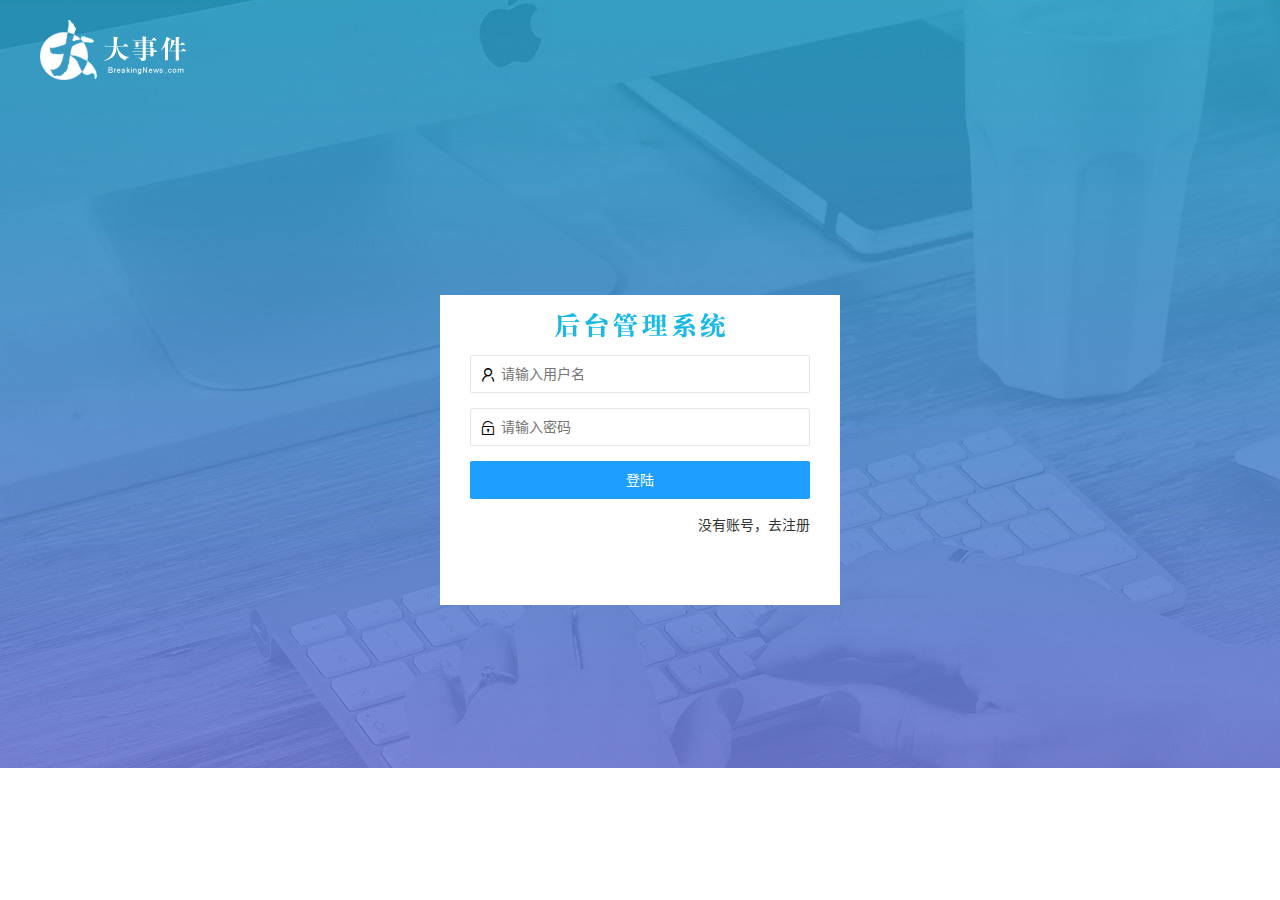
<file: index.html>
<!-- 根据token来判断(不登陆，没有token，则不能进入首页，跳转到login) -->
<script>
    if (!localStorage.getItem('token')) {
        location.href = '/login.html'
    }
</script>

<!DOCTYPE html>
<html lang="zh-CN">

<head>
    <meta charset="UTF-8">
    <meta name="viewport" content="width=device-width, initial-scale=1.0">
    <title>后台首页</title>
    <link rel="stylesheet" href="/assets/lib/layui/css/layui.css">
    <link rel="stylesheet" href="/assets/css/index.css">
    <script src="/assets/lib/jquery.js"></script>

    <script src="/assets/js/common.js"></script>
    <script src="/assets/js/index.js"></script>
</head>

<body class="layui-layout-body">
    <div class="layui-layout layui-layout-admin">
        <div class="layui-header">
            <div class="layui-logo">
                <img src="/assets/images/logo.png" alt="">
            </div>
            <!-- 头部区域（可配合layui已有的水平导航） -->

            <ul class="layui-nav layui-layout-right">
                <li class="layui-nav-item">
                    <a href="javascript:;">
                        <!-- 文字头像 -->
                        <span class="text-avatar">X</span>
                        <!-- 图片头像 -->
                        <img src="http://t.cn/RCzsdCq" class="layui-nav-img">
                        个人中心
                    </a>
                    <dl class="layui-nav-child">
                        <dd><a href="/user/userinfo.html" target="content">基本资料</a></dd>
                        <dd><a href="/user/changeavatar.html" target="content">更换头像</a></dd>
                        <dd><a href="/user/repwd.html" target="content">重置密码</a></dd>
                    </dl>
                </li>
                <li class="layui-nav-item"><a href="JavaScript:;" id='logout'><i
                            class="layui-icon layui-icon-logout"></i> 退出</a>
                </li>
            </ul>
        </div>

        <div class="layui-side layui-bg-black">
            <div class="layui-side-scroll">
                <div class="userinfo">
                    <!-- 文字头像 -->
                    <span class="text-avatar">X</span>
                    <!-- 图片头像 -->
                    <img src="http://t.cn/RCzsdCq" class="layui-nav-img">
                    欢迎　<span class="myname"></span>
                </div>
                <!-- 左侧导航区域（可配合layui已有的垂直导航） -->
                <ul class="layui-nav layui-nav-tree" lay-shrink="all" lay-filter="test">
                    <li class="layui-nav-item layui-this"><a href=""><i class="layui-icon layui-icon-home"></i>
                            首页</a></li>
                    <li class="layui-nav-item">
                        <a class="" href="javascript:;"><i class="layui-icon layui-icon-form"></i> 文章管理</a>
                        <dl class="layui-nav-child">
                            <dd><a href="/article/category.html" target="content"><i
                                        class="layui-icon layui-icon-app"></i> 文章类别</a></dd>
                            <dd><a href="/article/article.html" target="content"><i
                                        class="layui-icon layui-icon-app"></i> 文章列表</a></dd>
                            <dd><a href="/article/publish.html" target="content"><i
                                        class="layui-icon layui-icon-app"></i> 发布文章</a></dd>

                        </dl>
                    </li>
                    <li class="layui-nav-item">
                        <a href="javascript:;"><i class="layui-icon layui-icon-username"></i> 个人中心</a>
                        <dl class="layui-nav-child">
                            <dd>
                                <a href="/user/userinfo.html" target="content"><i class="layui-icon layui-icon-app"></i>
                                    基本资料</a>
                            </dd>
                            <dd>
                                <a href="/user/changeavatar.html" target="content"><i
                                        class="layui-icon layui-icon-app"></i> 更换头像</a>
                            </dd>
                            <dd>
                                <a href="/user/repwd.html" target="content"><i class="layui-icon layui-icon-app"></i>
                                    重置密码</a>
                            </dd>
                        </dl>
                    </li>

                </ul>
            </div>
        </div>

        <div class="layui-body">
            <!-- 内容主体区域 -->
            <iframe src="/home/dashboard.html" frameborder="0" name="content"></iframe>
        </div>

        <div class="layui-footer">
            <!-- 底部固定区域 -->
            © layui.com - 底部固定区域
        </div>
    </div>
    <script src="/assets/lib/layui/layui.all.js"></script>
</body>

</html>
</file>
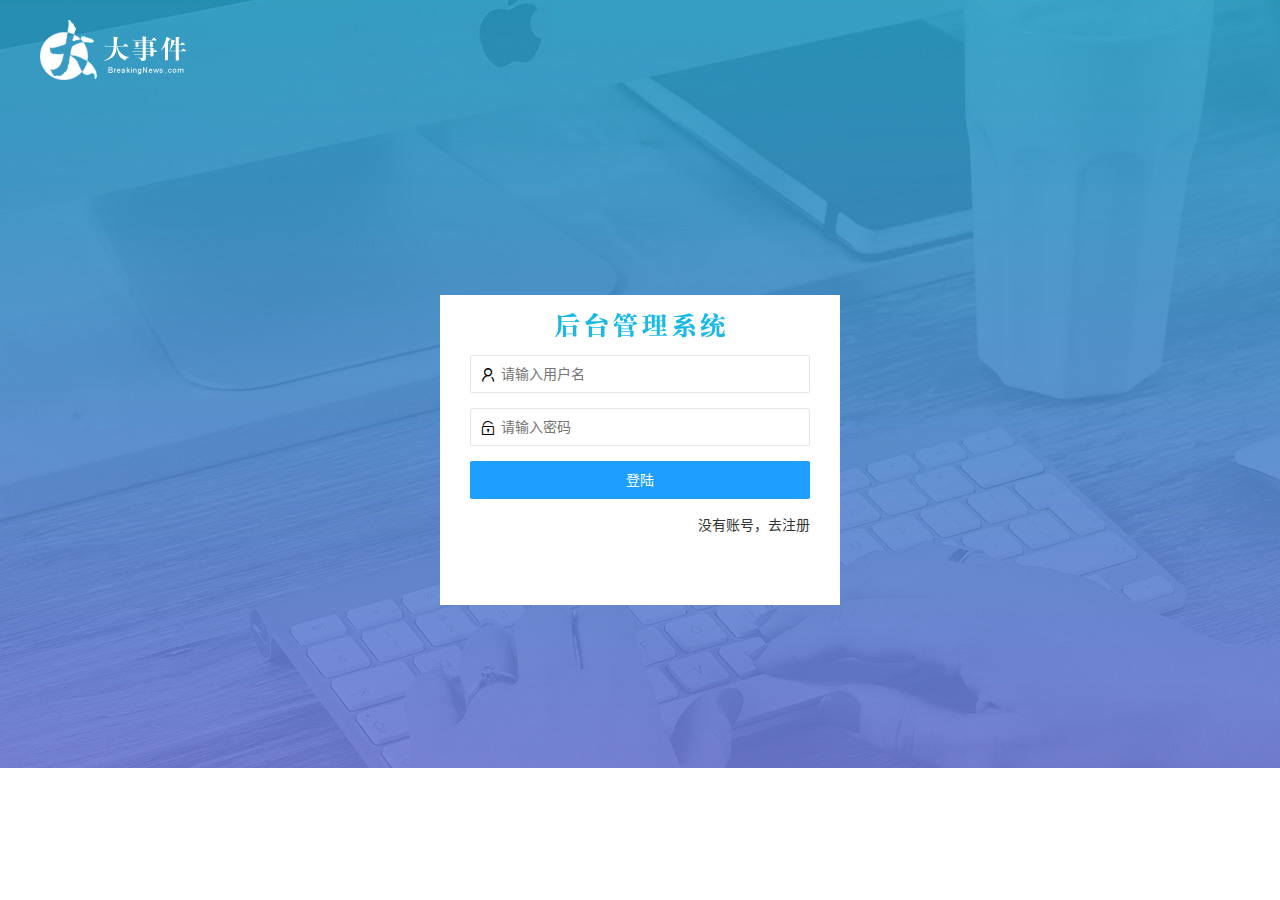
<file: login.html>
<!DOCTYPE html>
<html lang="zh-CN">

<head>
    <meta charset="UTF-8">
    <meta name="viewport" content="width=device-width, initial-scale=1.0">
    <title>登陆</title>
    <!-- 如果项目是服务器环境，则路径中第一条斜线，表示服务器根目录 -->
    <!-- 加载layui.css -->
    <link rel="stylesheet" href="/assets/lib/layui/css/layui.css">
    <!-- 加载自己的css -->
    <link rel="stylesheet" href="/assets/css/login.css">
    <!-- 加载layui.js -->
    <script src="/assets/lib/layui/layui.all.js"></script>
    <!-- 加载jq.js -->
    <script src="/assets/lib/jquery.js"></script>
    <!-- 加载自己的js -->
    <script src="/assets/js/login.js"></script>
</head>

<body>
    <!-- logo区域 -->
    <div id="logo">
        <img src="/assets/images/logo.png" alt="">
    </div>
    <!-- logo  end -->

    <!-- 登陆区域 -->
    <div id="login">
        <!-- 标题 -->
        <div class="title"></div>
        <!-- 表单 -->
        <form class="layui-form" action="">
            <!-- 账号 -->
            <div class="layui-form-item">
                <i class="layui-icon layui-icon-username"></i>
                <input type="text" name="username" required lay-verify="required" placeholder="请输入用户名"
                    autocomplete="off" class="layui-input">
            </div>
            <!-- 密码 -->
            <div class="layui-form-item">
                <i class="layui-icon layui-icon-password"></i>
                <input type="password" name="password" required lay-verify="required" placeholder="请输入密码"
                    autocomplete="off" class="layui-input">
            </div>
            <!-- 登陆按钮 -->
            <div class="layui-form-item">
                <button class="layui-btn layui-btn-fluid layui-bg-blue" lay-submit lay-filter="formDemo">登陆</button>
            </div>
            <!-- 去注册链接 -->
            <div>
                <a href="javascript:;" id="showReg">没有账号，去注册</a>
            </div>
        </form>
    </div>
    <!-- 登陆end-->

    <!-- 注册区域 -->
    <div id="register">
        <!-- 标题 -->
        <div class="title"></div>
        <!-- 表单 -->
        <form class="layui-form" action="">
            <!-- 账号 -->
            <div class="layui-form-item">
                <i class="layui-icon layui-icon-username"></i>
                <input type="text" name="username" required lay-verify="required" placeholder="请输入用户名"
                    autocomplete="off" class="layui-input">
            </div>
            <!-- 密码 -->
            <div class="layui-form-item">
                <i class="layui-icon layui-icon-password"></i>
                <input type="password" name="password" required lay-verify="required|len" placeholder="请输入密码"
                    autocomplete="off" class="layui-input pass">
            </div>
            <!-- 确认密码 -->
            <div class="layui-form-item">
                <i class="layui-icon layui-icon-password"></i>
                <input type="password" required lay-verify="required|same" placeholder="再次确认密码" autocomplete="off"
                    class="layui-input">
            </div>
            <!-- 注册按钮 -->
            <div class="layui-form-item">
                <button class="layui-btn layui-btn-fluid layui-bg-blue" lay-submit lay-filter="formDemo">注册</button>
            </div>
            <!-- 去注册链接 -->
            <div>
                <a href="javascript:;" id="showLogin">已有账号，去登陆</a>
            </div>
        </form>
    </div>
    <!-- 注册end -->
</body>

</html>
</file>
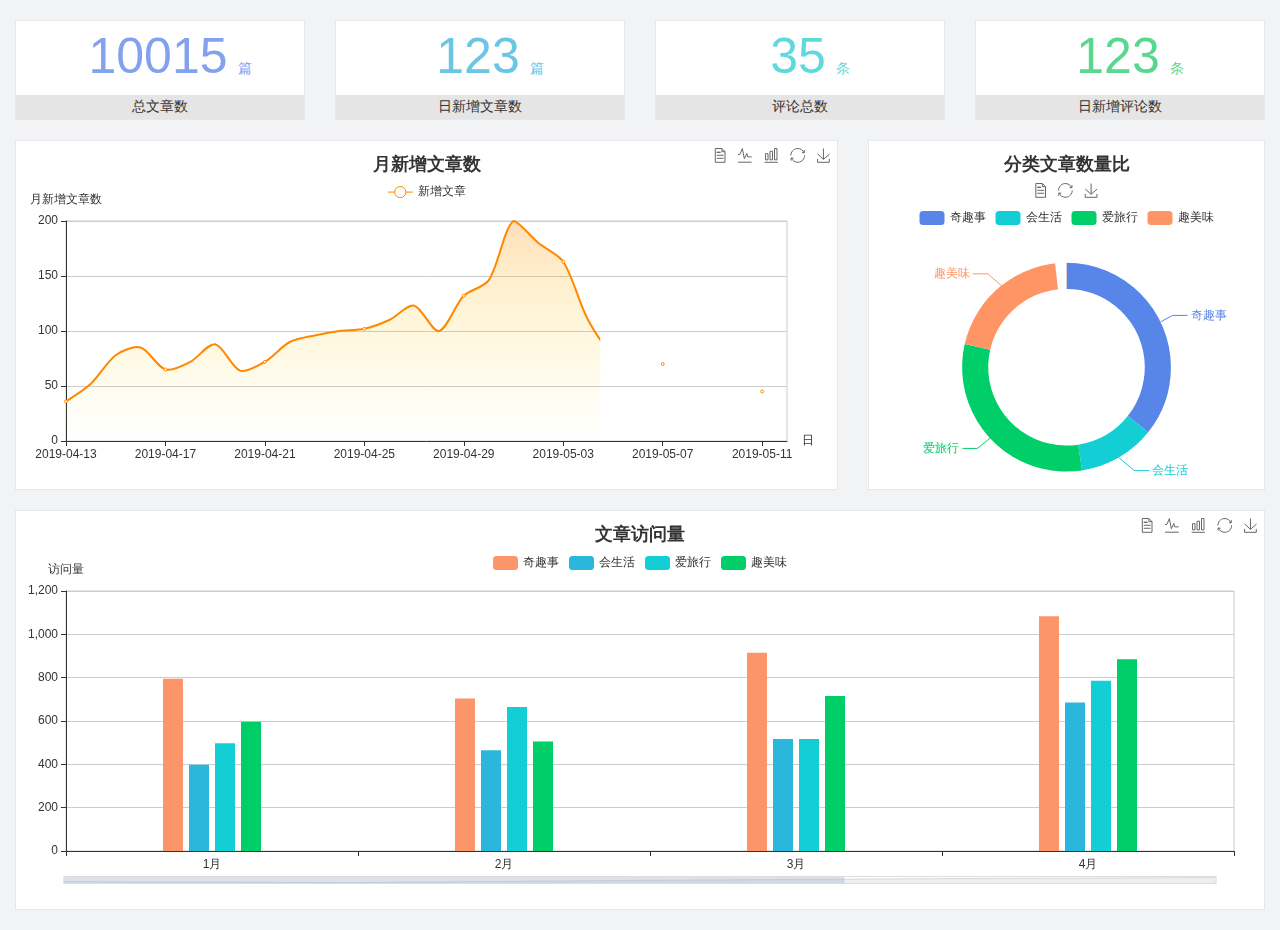
<file: home/dashboard.html>
<!DOCTYPE html>
<html lang="en">

<head>
  <meta charset="UTF-8">
  <meta name="viewport" content="width=device-width, initial-scale=1.0">
  <meta http-equiv="X-UA-Compatible" content="ie=edge">
  <title>图表统计</title>
  <link rel="stylesheet" href="../../assets/lib/bootstrap.css" />
  <link rel="stylesheet" href="../../assets/lib/main.css" />
  <script src="../../assets/lib/jquery.js"></script>
  <script type="text/javascript" src="../../assets/lib/echarts.min.js"></script>
</head>

<body>
  <div class="container-fluid">
    <div class="row spannel_list">
      <div class="col-sm-3 col-xs-6">
        <div class="spannel">
          <em>10015</em><span>篇</span>
          <b>总文章数</b>
        </div>
      </div>
      <div class="col-sm-3 col-xs-6">
        <div class="spannel scolor01">
          <em>123</em><span>篇</span>
          <b>日新增文章数</b>
        </div>
      </div>
      <div class="col-sm-3 col-xs-6">
        <div class="spannel scolor02">
          <em>35</em><span>条</span>
          <b>评论总数</b>
        </div>
      </div>
      <div class="col-sm-3 col-xs-6">
        <div class="spannel scolor03">
          <em>123</em><span>条</span>
          <b>日新增评论数</b>
        </div>
      </div>
    </div>
  </div>

  <div class="container-fluid">
    <div class="row curve-pie">
      <div class="col-lg-8 col-md-8">
        <div class="gragh_pannel" id="curve_show"></div>
      </div>
      <div class="col-lg-4 col-md-4">
        <div class="gragh_pannel" id="pie_show"></div>
      </div>
    </div>
  </div>

  <div class="container-fluid">
    <div class="column_pannel" id="column_show"></div>
  </div>

  <script>
    var oChart = echarts.init(document.getElementById('curve_show'));
    var aList_all = [
      { 'count': 36, 'date': '2019-04-13' },
      { 'count': 52, 'date': '2019-04-14' },
      { 'count': 78, 'date': '2019-04-15' },
      { 'count': 85, 'date': '2019-04-16' },
      { 'count': 65, 'date': '2019-04-17' },
      { 'count': 72, 'date': '2019-04-18' },
      { 'count': 88, 'date': '2019-04-19' },
      { 'count': 64, 'date': '2019-04-20' },
      { 'count': 72, 'date': '2019-04-21' },
      { 'count': 90, 'date': '2019-04-22' },
      { 'count': 96, 'date': '2019-04-23' },
      { 'count': 100, 'date': '2019-04-24' },
      { 'count': 102, 'date': '2019-04-25' },
      { 'count': 110, 'date': '2019-04-26' },
      { 'count': 123, 'date': '2019-04-27' },
      { 'count': 100, 'date': '2019-04-28' },
      { 'count': 132, 'date': '2019-04-29' },
      { 'count': 146, 'date': '2019-04-30' },
      { 'count': 200, 'date': '2019-05-01' },
      { 'count': 180, 'date': '2019-05-02' },
      { 'count': 163, 'date': '2019-05-03' },
      { 'count': 110, 'date': '2019-05-04' },
      { 'count': 80, 'date': '2019-05-05' },
      { 'count': 82, 'date': '2019-05-06' },
      { 'count': 70, 'date': '2019-05-07' },
      { 'count': 65, 'date': '2019-05-08' },
      { 'count': 54, 'date': '2019-05-09' },
      { 'count': 40, 'date': '2019-05-10' },
      { 'count': 45, 'date': '2019-05-11' },
      { 'count': 38, 'date': '2019-05-12' },
    ];

    let aCount = [];
    let aDate = [];

    for (var i = 0; i < aList_all.length; i++) {
      aCount.push(aList_all[i].count);
      aDate.push(aList_all[i].date);
    }

    var chartopt = {
      title: {
        text: '月新增文章数',
        left: 'center',
        top: '10'
      },
      tooltip: {
        trigger: 'axis'
      },
      legend: {
        data: ['新增文章'],
        top: '40'
      },
      toolbox: {
        show: true,
        feature: {
          mark: { show: true },
          dataView: { show: true, readOnly: false },
          magicType: { show: true, type: ['line', 'bar'] },
          restore: { show: true },
          saveAsImage: { show: true }
        }
      },
      calculable: true,
      xAxis: [
        {
          name: '日',
          type: 'category',
          boundaryGap: false,
          data: aDate
        }
      ],
      yAxis: [
        {
          name: '月新增文章数',
          type: 'value'
        }
      ],
      series: [
        {
          name: '新增文章',
          type: 'line',
          smooth: true,
          itemStyle: { normal: { areaStyle: { type: 'default' }, color: '#f80' }, lineStyle: { color: '#f80' } },
          data: aCount
        }],
      areaStyle: {
        normal: {
          color: new echarts.graphic.LinearGradient(0, 0, 0, 1, [{
            offset: 0,
            color: 'rgba(255,136,0,0.39)'
          }, {
            offset: .34,
            color: 'rgba(255,180,0,0.25)'
          }, {
            offset: 1,
            color: 'rgba(255,222,0,0.00)'
          }])

        }
      },
      grid: {
        show: true,
        x: 50,
        x2: 50,
        y: 80,
        height: 220
      }
    };

    oChart.setOption(chartopt);


    var oPie = echarts.init(document.getElementById('pie_show'));
    var oPieopt =
    {
      title: {
        top: 10,
        text: '分类文章数量比',
        x: 'center'
      },
      tooltip: {
        trigger: 'item',
        formatter: "{a} <br/>{b} : {c} ({d}%)"
      },
      color: ['#5885e8', '#13cfd5', '#00ce68', '#ff9565'],
      legend: {
        x: 'center',
        top: 65,
        data: ['奇趣事', '会生活', '爱旅行', '趣美味']
      },
      toolbox: {
        show: true,
        x: 'center',
        top: 35,
        feature: {
          mark: { show: true },
          dataView: { show: true, readOnly: false },
          magicType: {
            show: true,
            type: ['pie', 'funnel'],
            option: {
              funnel: {
                x: '25%',
                width: '50%',
                funnelAlign: 'left',
                max: 1548
              }
            }
          },
          restore: { show: true },
          saveAsImage: { show: true }
        }
      },
      calculable: true,
      series: [
        {
          name: '访问来源',
          type: 'pie',
          radius: ['45%', '60%'],
          center: ['50%', '65%'],
          data: [
            { value: 300, name: '奇趣事' },
            { value: 100, name: '会生活' },
            { value: 260, name: '爱旅行' },
            { value: 180, name: '趣美味' }
          ]
        }
      ]
    };
    oPie.setOption(oPieopt);



    var oColumn = this.echarts.init(document.getElementById('column_show'));
    var oColumnopt =
    {
      title: {
        text: '文章访问量',
        left: 'center',
        top: '10'
      },
      tooltip: {
        trigger: 'axis'
      },
      legend: {
        data: ['奇趣事', '会生活', '爱旅行', '趣美味'],
        top: '40'
      },
      toolbox: {
        show: true,
        feature: {
          mark: { show: true },
          dataView: { show: true, readOnly: false },
          magicType: { show: true, type: ['line', 'bar'] },
          restore: { show: true },
          saveAsImage: { show: true }
        }
      },
      calculable: true,
      xAxis: [
        {
          type: 'category',
          data: ['1月', '2月', '3月', '4月', '5月']
        }
      ],
      yAxis: [
        {
          name: '访问量',
          type: 'value'
        }
      ],
      series: [
        {
          name: '奇趣事',
          type: 'bar',
          barWidth: 20,
          itemStyle: {
            normal: { areaStyle: { type: 'default' }, color: '#fd956a' }
          },
          data: [800, 708, 920, 1090, 1200]
        },
        {
          name: '会生活',
          type: 'bar',
          barWidth: 20,
          itemStyle: {
            normal: { areaStyle: { type: 'default' }, color: '#2bb6db' }
          },
          data: [400, 468, 520, 690, 800]
        },
        {
          name: '爱旅行',
          type: 'bar',
          barWidth: 20,
          itemStyle: {
            normal: { areaStyle: { type: 'default' }, color: '#13cfd5' }
          },
          data: [500, 668, 520, 790, 900]
        },
        {
          name: '趣美味',
          type: 'bar',
          barWidth: 20,
          itemStyle: {
            normal: { areaStyle: { type: 'default' }, color: '#00ce68' }
          },
          data: [600, 508, 720, 890, 1000]
        }
      ],
      grid: {
        show: true,
        x: 50,
        x2: 30,
        y: 80,
        height: 260
      },
      dataZoom: [//给x轴设置滚动条
        {
          start: 0,//默认为0
          end: 100 - 1000 / 31,//默认为100
          type: 'slider',
          show: true,
          xAxisIndex: [0],
          handleSize: 0,//滑动条的 左右2个滑动条的大小
          height: 8,//组件高度
          left: 45, //左边的距离
          right: 50,//右边的距离
          bottom: 26,//右边的距离
          handleColor: '#ddd',//h滑动图标的颜色
          handleStyle: {
            borderColor: "#cacaca",
            borderWidth: "1",
            shadowBlur: 2,
            background: "#ddd",
            shadowColor: "#ddd",
          }
        }]
    };
    oColumn.setOption(oColumnopt);
  </script>
</body>

</html>
</file>
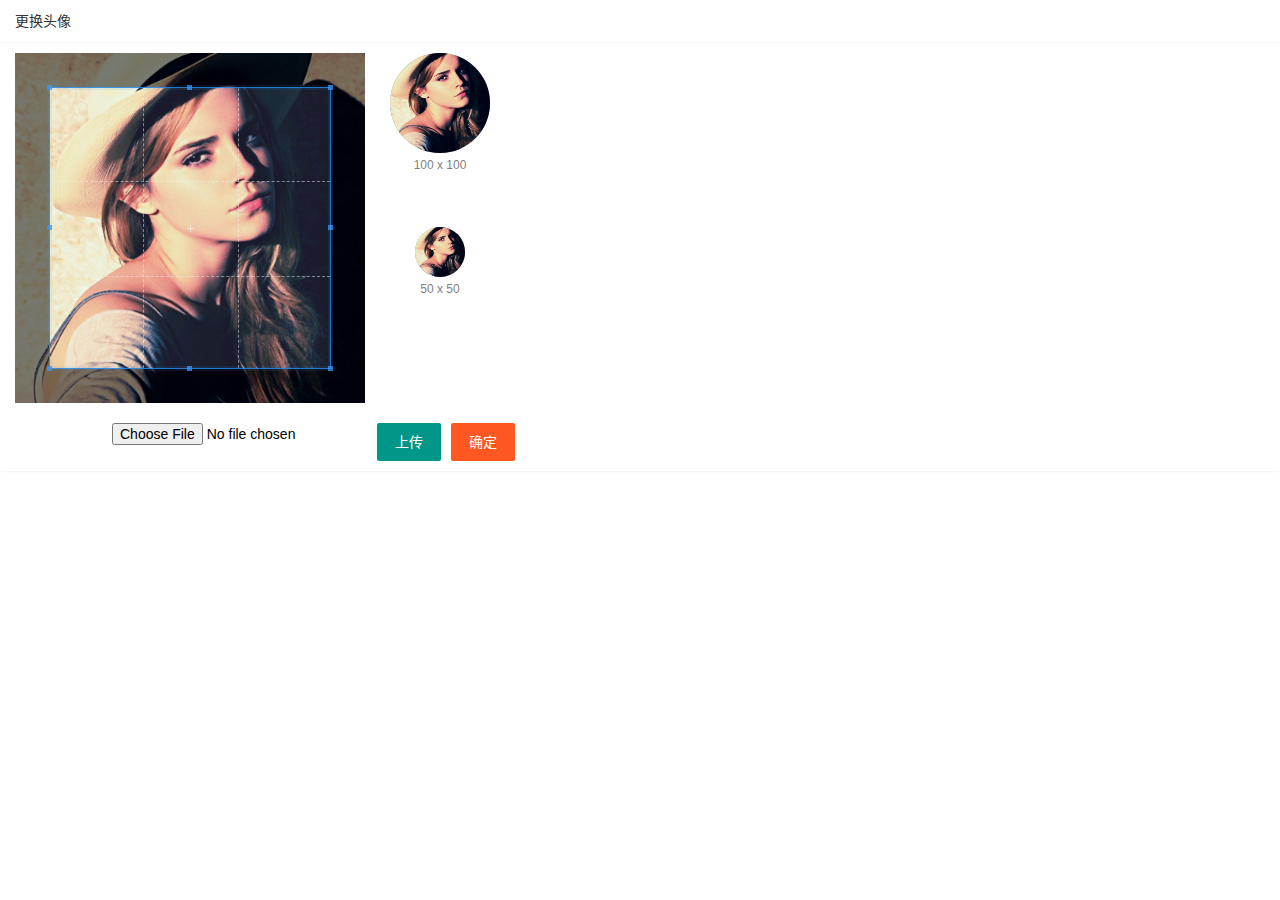
<file: user/changeavatar.html>
<!DOCTYPE html>
<html lang="zh-CN">

<head>
    <meta charset="UTF-8">
    <meta name="viewport" content="width=device-width, initial-scale=1.0">
    <title>更换头像</title>
    <link rel="stylesheet" href="/assets/lib/layui/css/layui.css">
    <link rel="stylesheet" href="/assets/lib/cropper/cropper.css">
    <link rel="stylesheet" href="/assets/css/user/changeavatar.css">
    <script src="/assets/lib/jquery.js"></script>
    <script src="/assets/lib/layui/layui.all.js"></script>
    <!-- 剪裁插件 -->
    <script src="/assets/lib/cropper/Cropper.js"></script>
    <script src="/assets/lib/cropper/jquery-cropper.js"></script>
    <script src="/assets/js/common.js"></script>
    <script src="/assets/js/user/changeavatar.js"></script>
</head>

<body>
    <div class="layui-card">
        <div class="layui-card-header">更换头像</div>
        <div class="layui-card-body">
            <!-- 第一行的图片裁剪和预览区域 -->
            <div class="row1">
                <!-- 图片裁剪区域 -->
                <div class="cropper-box">
                    <!-- 这个 img 标签很重要，将来会把它初始化为裁剪区域 -->
                    <img id="image" src="/assets/images/sample.jpg" />
                </div>
                <!-- 图片的预览区域 -->
                <div class="preview-box">
                    <div>
                        <!-- 宽高为 100px 的预览区域 -->
                        <div class="img-preview w100"></div>
                        <p class="size">100 x 100</p>
                    </div>
                    <div>
                        <!-- 宽高为 50px 的预览区域 -->
                        <div class="img-preview w50"></div>
                        <p class="size">50 x 50</p>
                    </div>
                </div>
            </div>

            <!-- 第二行的按钮区域 -->
            <div class="row2">
                <input type="file" name="" id="file">
                <button type="button" class="layui-btn">上传</button>
                <button type="button" class="layui-btn layui-btn-danger">确定</button>
            </div>
        </div>
    </div>

</body>

</html>
</file>
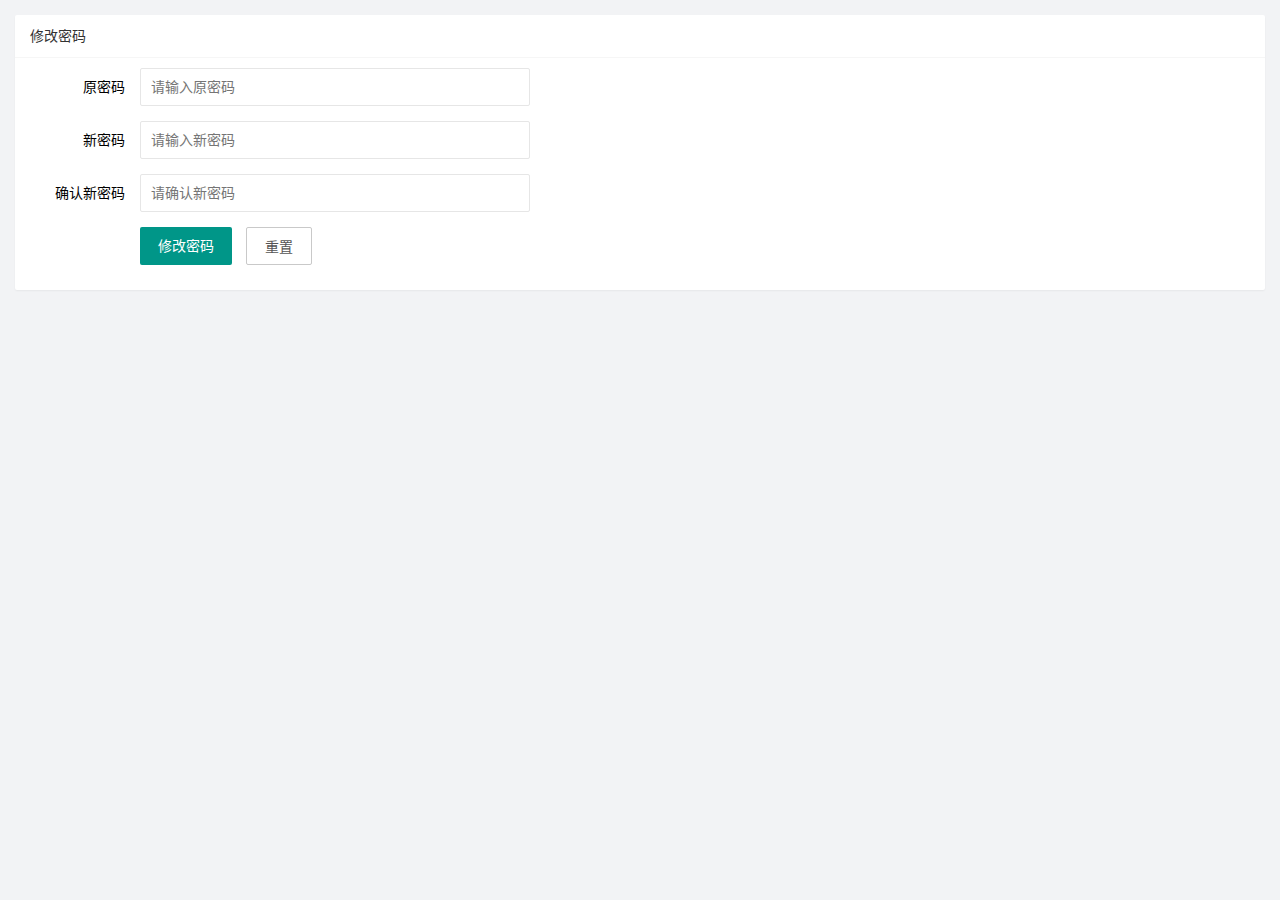
<file: user/repwd.html>
<!DOCTYPE html>
<html lang="zh-CN">

<head>
    <meta charset="UTF-8">
    <meta name="viewport" content="width=device-width, initial-scale=1.0">
    <title>更新密码</title>
    <link rel="stylesheet" href="/assets/lib/layui/css/layui.css">
    <link rel="stylesheet" href="/assets/css/user/repwd.css">
    <script src="/assets/lib/jquery.js"></script>
    <script src="/assets/lib/layui/layui.all.js"></script>
    <script src="/assets/js/common.js"></script>
    <script src="/assets/js/user/repwd.js"></script>


</head>

<body>
    <div class="layui-card">
        <div class="layui-card-header">修改密码</div>
        <div class="layui-card-body">
            <form class="layui-form" action="">
                <!-- 原密码 -->
                <div class="layui-form-item">
                    <label class="layui-form-label">原密码</label>
                    <div class="layui-input-block">
                        <input type="password" name="oldPwd" required lay-verify="required|len" placeholder="请输入原密码"
                            autocomplete="off" class="layui-input oldPwd">
                    </div>
                </div>
                <!-- 新密码 -->
                <div class="layui-form-item">
                    <label class="layui-form-label">新密码</label>
                    <div class="layui-input-block">
                        <input type="password" name="newPwd" required lay-verify="required|len|diff"
                            placeholder="请输入新密码" autocomplete="off" class="layui-input newPwd">
                    </div>
                </div>
                <!-- 确认密码 -->
                <div class="layui-form-item">
                    <label class="layui-form-label">确认新密码</label>
                    <div class="layui-input-block">
                        <input type="password" required lay-verify="required|same" placeholder="请确认新密码"
                            autocomplete="off" class="layui-input">
                    </div>
                </div>
                <!-- 按钮 -->
                <div class="layui-form-item">
                    <div class="layui-input-block">
                        <button class="layui-btn" lay-submit lay-filter="formDemo">修改密码</button>
                        <button type="reset" class="layui-btn layui-btn-primary">重置</button>
                    </div>
                </div>
            </form>
        </div>
    </div>
</body>

</html>
</file>
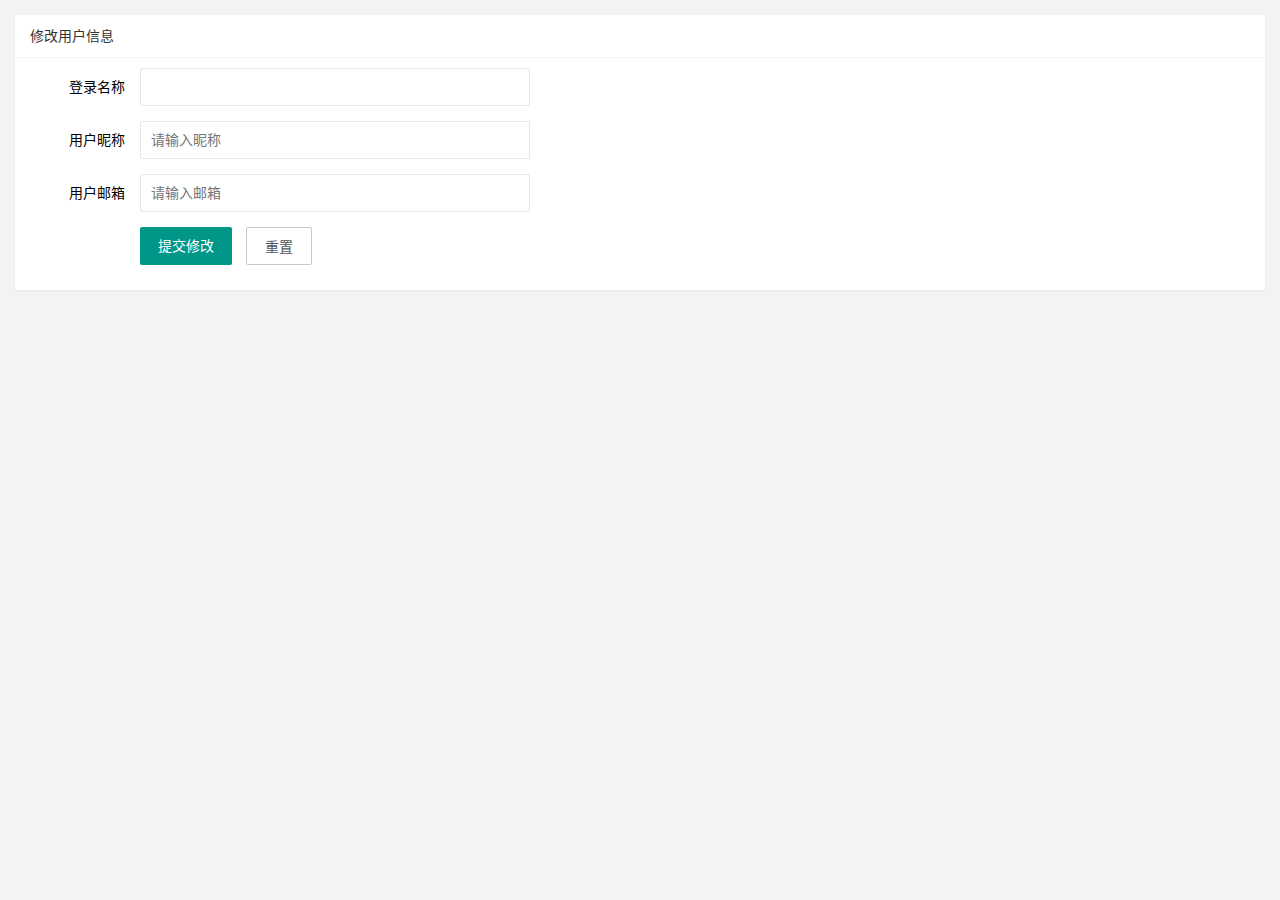
<file: user/userinfo.html>
<!DOCTYPE html>
<html lang="zh-CN">

<head>
    <meta charset="UTF-8">
    <meta name="viewport" content="width=device-width, initial-scale=1.0">
    <title>基本资料</title>
    <link rel="stylesheet" href="/assets/lib/layui/css/layui.css">
    <link rel="stylesheet" href="/assets/css/user/userinfo.css">
    <script src="/assets/lib/jquery.js"></script>
    <script src="/assets/lib/layui/layui.all.js"></script>
    <script src="/assets/js/common.js"></script>
    <script src="/assets/js/user/userinfo.js"></script>
</head>

<body>
    <div class="layui-card">
        <div class="layui-card-header">修改用户信息</div>
        <div class="layui-card-body">
            <form class="layui-form" action="" lay-filter="abc">
                <!-- 隐藏域 -->
                <input type="hidden" name="id" id="">
                <!-- 登录名称 -->
                <div class="layui-form-item">
                    <label class="layui-form-label">登录名称</label>
                    <div class="layui-input-block">
                        <input type="text" name="username" required lay-verify="required" autocomplete="off"
                            class="layui-input oldPwd" disabled>
                    </div>
                </div>
                <!-- 用户昵称 -->
                <div class="layui-form-item">
                    <label class="layui-form-label">用户昵称</label>
                    <div class="layui-input-block">
                        <input type="text" name="nickname" required lay-verify="required" placeholder="请输入昵称"
                            autocomplete="off" class="layui-input newPwd">
                    </div>
                </div>
                <!-- 用户邮箱 -->
                <div class="layui-form-item">
                    <label class="layui-form-label">用户邮箱</label>
                    <div class="layui-input-block">
                        <input type="text" name="email" required lay-verify="required|email" placeholder="请输入邮箱"
                            autocomplete="off" class="layui-input">
                    </div>
                </div>
                <!-- 按钮 -->
                <div class="layui-form-item">
                    <div class="layui-input-block">
                        <button class="layui-btn" lay-submit lay-filter="formDemo">提交修改</button>
                        <button type="reset" class="layui-btn layui-btn-primary">重置</button>
                    </div>
                </div>
            </form>
        </div>
    </div>
</body>

</html>
</file>
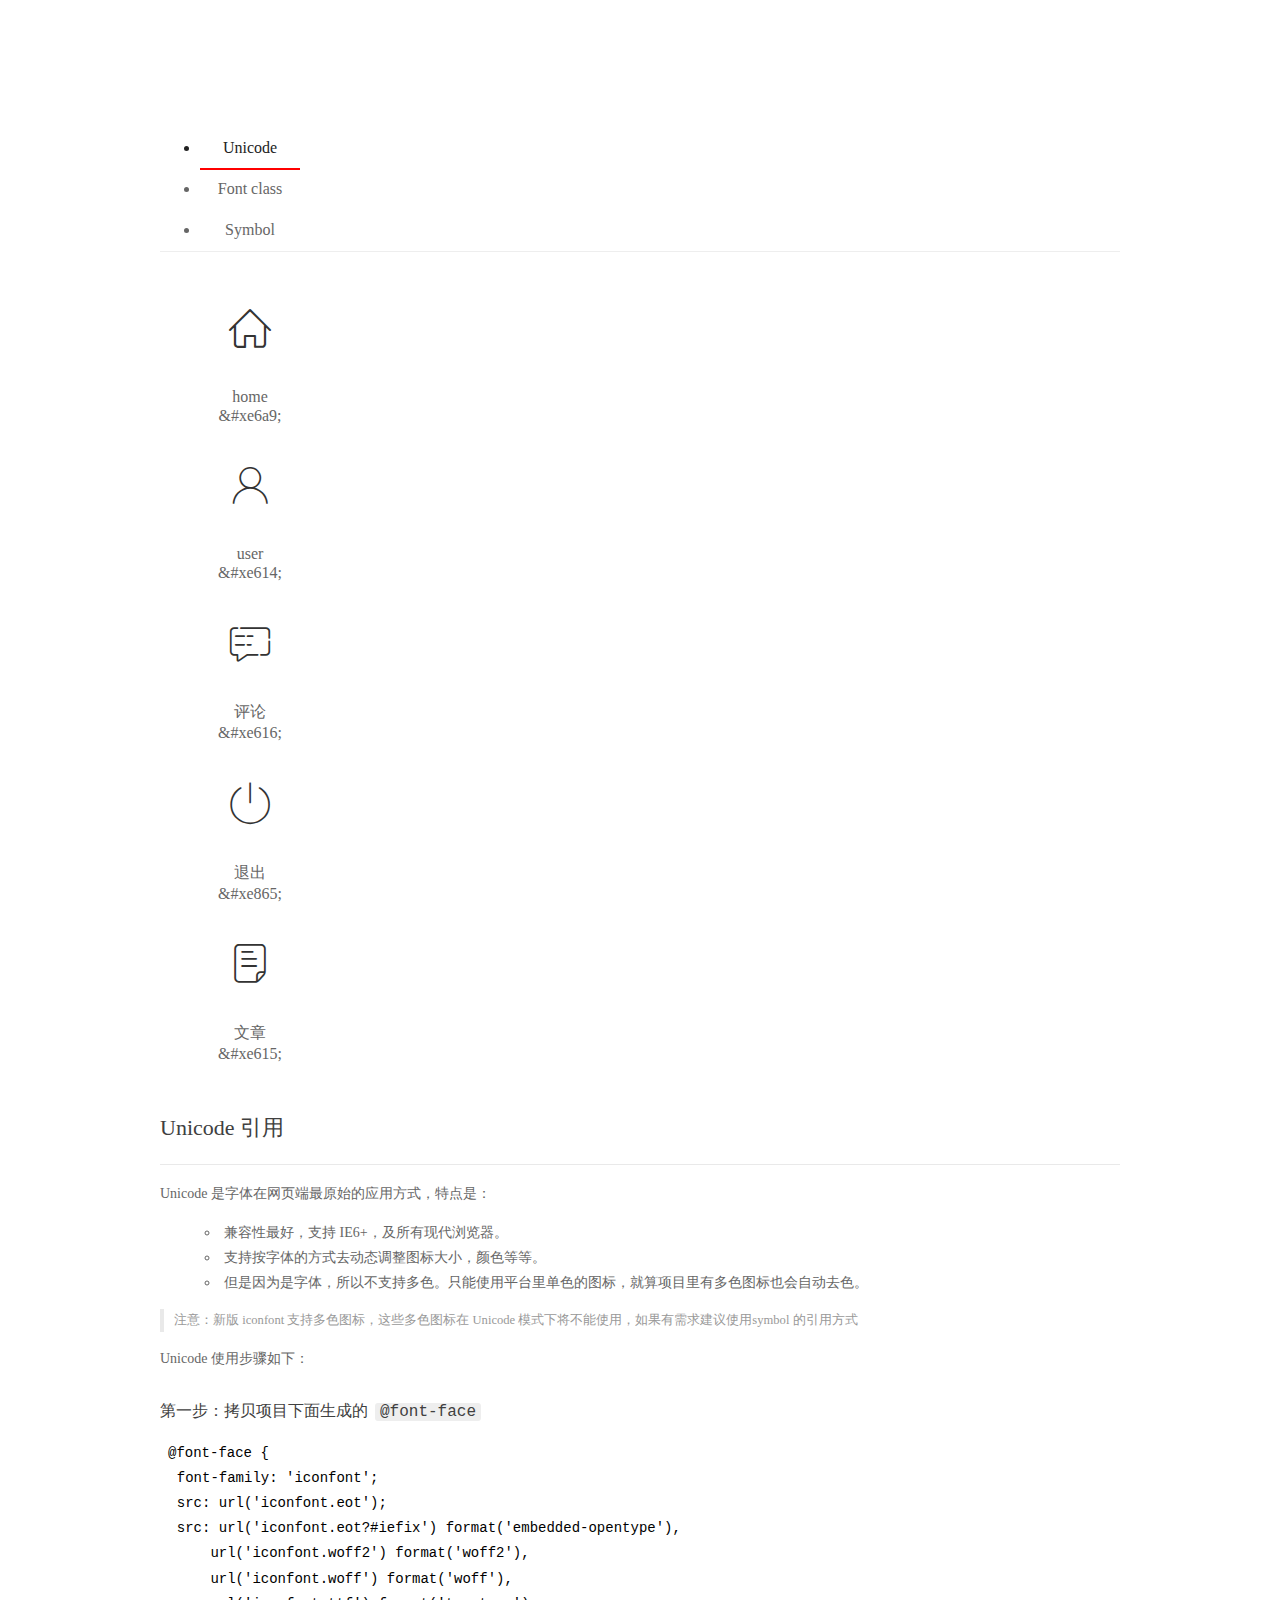
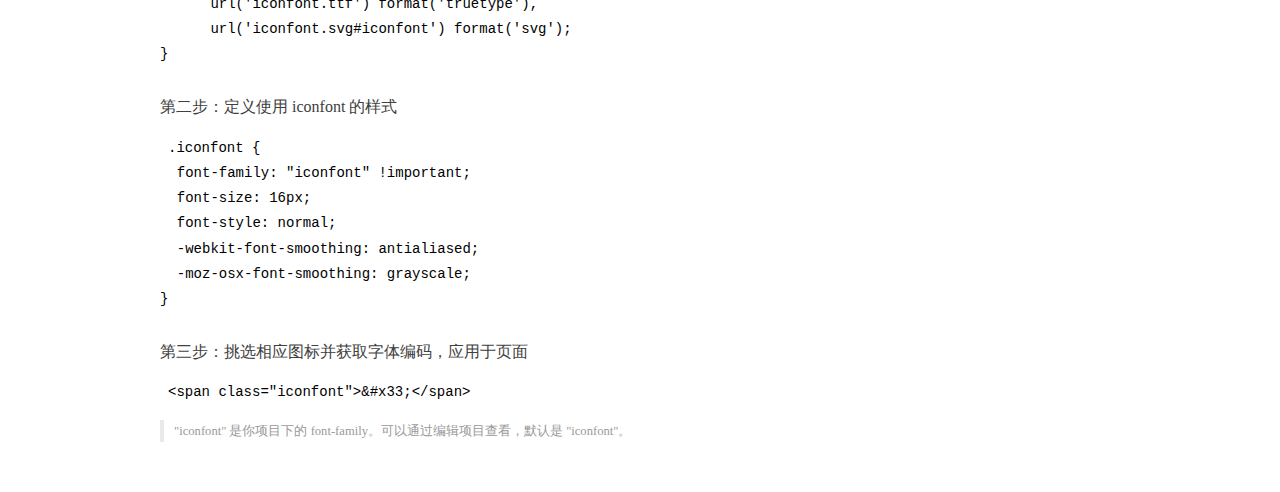
<file: assets/fonts/demo_index.html>
<!DOCTYPE html>
<html>
<head>
  <meta charset="utf-8"/>
  <title>IconFont Demo</title>
  <link rel="shortcut icon" href="https://gtms04.alicdn.com/tps/i4/TB1_oz6GVXXXXaFXpXXJDFnIXXX-64-64.ico" type="image/x-icon"/>
  <link rel="stylesheet" href="https://g.alicdn.com/thx/cube/1.3.2/cube.min.css">
  <link rel="stylesheet" href="demo.css">
  <link rel="stylesheet" href="iconfont.css">
  <script src="iconfont.js"></script>
  <!-- jQuery -->
  <script src="https://a1.alicdn.com/oss/uploads/2018/12/26/7bfddb60-08e8-11e9-9b04-53e73bb6408b.js"></script>
  <!-- 代码高亮 -->
  <script src="https://a1.alicdn.com/oss/uploads/2018/12/26/a3f714d0-08e6-11e9-8a15-ebf944d7534c.js"></script>
</head>
<body>
  <div class="main">
    <h1 class="logo"><a href="https://www.iconfont.cn/" title="iconfont 首页" target="_blank">&#xe86b;</a></h1>
    <div class="nav-tabs">
      <ul id="tabs" class="dib-box">
        <li class="dib active"><span>Unicode</span></li>
        <li class="dib"><span>Font class</span></li>
        <li class="dib"><span>Symbol</span></li>
      </ul>
      
    </div>
    <div class="tab-container">
      <div class="content unicode" style="display: block;">
          <ul class="icon_lists dib-box">
          
            <li class="dib">
              <span class="icon iconfont">&#xe6a9;</span>
                <div class="name">home</div>
                <div class="code-name">&amp;#xe6a9;</div>
              </li>
          
            <li class="dib">
              <span class="icon iconfont">&#xe614;</span>
                <div class="name">user</div>
                <div class="code-name">&amp;#xe614;</div>
              </li>
          
            <li class="dib">
              <span class="icon iconfont">&#xe616;</span>
                <div class="name">评论</div>
                <div class="code-name">&amp;#xe616;</div>
              </li>
          
            <li class="dib">
              <span class="icon iconfont">&#xe865;</span>
                <div class="name">退出</div>
                <div class="code-name">&amp;#xe865;</div>
              </li>
          
            <li class="dib">
              <span class="icon iconfont">&#xe615;</span>
                <div class="name">文章</div>
                <div class="code-name">&amp;#xe615;</div>
              </li>
          
          </ul>
          <div class="article markdown">
          <h2 id="unicode-">Unicode 引用</h2>
          <hr>

          <p>Unicode 是字体在网页端最原始的应用方式，特点是：</p>
          <ul>
            <li>兼容性最好，支持 IE6+，及所有现代浏览器。</li>
            <li>支持按字体的方式去动态调整图标大小，颜色等等。</li>
            <li>但是因为是字体，所以不支持多色。只能使用平台里单色的图标，就算项目里有多色图标也会自动去色。</li>
          </ul>
          <blockquote>
            <p>注意：新版 iconfont 支持多色图标，这些多色图标在 Unicode 模式下将不能使用，如果有需求建议使用symbol 的引用方式</p>
          </blockquote>
          <p>Unicode 使用步骤如下：</p>
          <h3 id="-font-face">第一步：拷贝项目下面生成的 <code>@font-face</code></h3>
<pre><code class="language-css"
>@font-face {
  font-family: 'iconfont';
  src: url('iconfont.eot');
  src: url('iconfont.eot?#iefix') format('embedded-opentype'),
      url('iconfont.woff2') format('woff2'),
      url('iconfont.woff') format('woff'),
      url('iconfont.ttf') format('truetype'),
      url('iconfont.svg#iconfont') format('svg');
}
</code></pre>
          <h3 id="-iconfont-">第二步：定义使用 iconfont 的样式</h3>
<pre><code class="language-css"
>.iconfont {
  font-family: "iconfont" !important;
  font-size: 16px;
  font-style: normal;
  -webkit-font-smoothing: antialiased;
  -moz-osx-font-smoothing: grayscale;
}
</code></pre>
          <h3 id="-">第三步：挑选相应图标并获取字体编码，应用于页面</h3>
<pre>
<code class="language-html"
>&lt;span class="iconfont"&gt;&amp;#x33;&lt;/span&gt;
</code></pre>
          <blockquote>
            <p>"iconfont" 是你项目下的 font-family。可以通过编辑项目查看，默认是 "iconfont"。</p>
          </blockquote>
          </div>
      </div>
      <div class="content font-class">
        <ul class="icon_lists dib-box">
          
          <li class="dib">
            <span class="icon iconfont icon-home"></span>
            <div class="name">
              home
            </div>
            <div class="code-name">.icon-home
            </div>
          </li>
          
          <li class="dib">
            <span class="icon iconfont icon-user"></span>
            <div class="name">
              user
            </div>
            <div class="code-name">.icon-user
            </div>
          </li>
          
          <li class="dib">
            <span class="icon iconfont icon-pinglun"></span>
            <div class="name">
              评论
            </div>
            <div class="code-name">.icon-pinglun
            </div>
          </li>
          
          <li class="dib">
            <span class="icon iconfont icon-tuichu"></span>
            <div class="name">
              退出
            </div>
            <div class="code-name">.icon-tuichu
            </div>
          </li>
          
          <li class="dib">
            <span class="icon iconfont icon-16"></span>
            <div class="name">
              文章
            </div>
            <div class="code-name">.icon-16
            </div>
          </li>
          
        </ul>
        <div class="article markdown">
        <h2 id="font-class-">font-class 引用</h2>
        <hr>

        <p>font-class 是 Unicode 使用方式的一种变种，主要是解决 Unicode 书写不直观，语意不明确的问题。</p>
        <p>与 Unicode 使用方式相比，具有如下特点：</p>
        <ul>
          <li>兼容性良好，支持 IE8+，及所有现代浏览器。</li>
          <li>相比于 Unicode 语意明确，书写更直观。可以很容易分辨这个 icon 是什么。</li>
          <li>因为使用 class 来定义图标，所以当要替换图标时，只需要修改 class 里面的 Unicode 引用。</li>
          <li>不过因为本质上还是使用的字体，所以多色图标还是不支持的。</li>
        </ul>
        <p>使用步骤如下：</p>
        <h3 id="-fontclass-">第一步：引入项目下面生成的 fontclass 代码：</h3>
<pre><code class="language-html">&lt;link rel="stylesheet" href="./iconfont.css"&gt;
</code></pre>
        <h3 id="-">第二步：挑选相应图标并获取类名，应用于页面：</h3>
<pre><code class="language-html">&lt;span class="iconfont icon-xxx"&gt;&lt;/span&gt;
</code></pre>
        <blockquote>
          <p>"
            iconfont" 是你项目下的 font-family。可以通过编辑项目查看，默认是 "iconfont"。</p>
        </blockquote>
      </div>
      </div>
      <div class="content symbol">
          <ul class="icon_lists dib-box">
          
            <li class="dib">
                <svg class="icon svg-icon" aria-hidden="true">
                  <use xlink:href="#icon-home"></use>
                </svg>
                <div class="name">home</div>
                <div class="code-name">#icon-home</div>
            </li>
          
            <li class="dib">
                <svg class="icon svg-icon" aria-hidden="true">
                  <use xlink:href="#icon-user"></use>
                </svg>
                <div class="name">user</div>
                <div class="code-name">#icon-user</div>
            </li>
          
            <li class="dib">
                <svg class="icon svg-icon" aria-hidden="true">
                  <use xlink:href="#icon-pinglun"></use>
                </svg>
                <div class="name">评论</div>
                <div class="code-name">#icon-pinglun</div>
            </li>
          
            <li class="dib">
                <svg class="icon svg-icon" aria-hidden="true">
                  <use xlink:href="#icon-tuichu"></use>
                </svg>
                <div class="name">退出</div>
                <div class="code-name">#icon-tuichu</div>
            </li>
          
            <li class="dib">
                <svg class="icon svg-icon" aria-hidden="true">
                  <use xlink:href="#icon-16"></use>
                </svg>
                <div class="name">文章</div>
                <div class="code-name">#icon-16</div>
            </li>
          
          </ul>
          <div class="article markdown">
          <h2 id="symbol-">Symbol 引用</h2>
          <hr>

          <p>这是一种全新的使用方式，应该说这才是未来的主流，也是平台目前推荐的用法。相关介绍可以参考这篇<a href="">文章</a>
            这种用法其实是做了一个 SVG 的集合，与另外两种相比具有如下特点：</p>
          <ul>
            <li>支持多色图标了，不再受单色限制。</li>
            <li>通过一些技巧，支持像字体那样，通过 <code>font-size</code>, <code>color</code> 来调整样式。</li>
            <li>兼容性较差，支持 IE9+，及现代浏览器。</li>
            <li>浏览器渲染 SVG 的性能一般，还不如 png。</li>
          </ul>
          <p>使用步骤如下：</p>
          <h3 id="-symbol-">第一步：引入项目下面生成的 symbol 代码：</h3>
<pre><code class="language-html">&lt;script src="./iconfont.js"&gt;&lt;/script&gt;
</code></pre>
          <h3 id="-css-">第二步：加入通用 CSS 代码（引入一次就行）：</h3>
<pre><code class="language-html">&lt;style&gt;
.icon {
  width: 1em;
  height: 1em;
  vertical-align: -0.15em;
  fill: currentColor;
  overflow: hidden;
}
&lt;/style&gt;
</code></pre>
          <h3 id="-">第三步：挑选相应图标并获取类名，应用于页面：</h3>
<pre><code class="language-html">&lt;svg class="icon" aria-hidden="true"&gt;
  &lt;use xlink:href="#icon-xxx"&gt;&lt;/use&gt;
&lt;/svg&gt;
</code></pre>
          </div>
      </div>

    </div>
  </div>
  <script>
  $(document).ready(function () {
      $('.tab-container .content:first').show()

      $('#tabs li').click(function (e) {
        var tabContent = $('.tab-container .content')
        var index = $(this).index()

        if ($(this).hasClass('active')) {
          return
        } else {
          $('#tabs li').removeClass('active')
          $(this).addClass('active')

          tabContent.hide().eq(index).fadeIn()
        }
      })
    })
  </script>
</body>
</html>
</file>
<file: assets/lib/layui/css/layui.css>
/** layui-v2.5.6 MIT License By https://www.layui.com */
 .layui-inline,img{display:inline-block;vertical-align:middle}h1,h2,h3,h4,h5,h6{font-weight:400}.layui-edge,.layui-header,.layui-inline,.layui-main{position:relative}.layui-body,.layui-edge,.layui-elip{overflow:hidden}.layui-btn,.layui-edge,.layui-inline,img{vertical-align:middle}.layui-btn,.layui-disabled,.layui-icon,.layui-unselect{-moz-user-select:none;-webkit-user-select:none;-ms-user-select:none}.layui-elip,.layui-form-checkbox span,.layui-form-pane .layui-form-label{text-overflow:ellipsis;white-space:nowrap}.layui-breadcrumb,.layui-tree-btnGroup{visibility:hidden}blockquote,body,button,dd,div,dl,dt,form,h1,h2,h3,h4,h5,h6,input,li,ol,p,pre,td,textarea,th,ul{margin:0;padding:0;-webkit-tap-highlight-color:rgba(0,0,0,0)}a:active,a:hover{outline:0}img{border:none}li{list-style:none}table{border-collapse:collapse;border-spacing:0}h4,h5,h6{font-size:100%}button,input,optgroup,option,select,textarea{font-family:inherit;font-size:inherit;font-style:inherit;font-weight:inherit;outline:0}pre{white-space:pre-wrap;white-space:-moz-pre-wrap;white-space:-pre-wrap;white-space:-o-pre-wrap;word-wrap:break-word}body{line-height:24px;font:14px Helvetica Neue,Helvetica,PingFang SC,Tahoma,Arial,sans-serif}hr{height:1px;margin:10px 0;border:0;clear:both}a{color:#333;text-decoration:none}a:hover{color:#777}a cite{font-style:normal;*cursor:pointer}.layui-border-box,.layui-border-box *{box-sizing:border-box}.layui-box,.layui-box *{box-sizing:content-box}.layui-clear{clear:both;*zoom:1}.layui-clear:after{content:'\20';clear:both;*zoom:1;display:block;height:0}.layui-inline{*display:inline;*zoom:1}.layui-edge{display:inline-block;width:0;height:0;border-width:6px;border-style:dashed;border-color:transparent}.layui-edge-top{top:-4px;border-bottom-color:#999;border-bottom-style:solid}.layui-edge-right{border-left-color:#999;border-left-style:solid}.layui-edge-bottom{top:2px;border-top-color:#999;border-top-style:solid}.layui-edge-left{border-right-color:#999;border-right-style:solid}.layui-disabled,.layui-disabled:hover{color:#d2d2d2!important;cursor:not-allowed!important}.layui-circle{border-radius:100%}.layui-show{display:block!important}.layui-hide{display:none!important}@font-face{font-family:layui-icon;src:url(../font/iconfont.eot?v=256);src:url(../font/iconfont.eot?v=256#iefix) format('embedded-opentype'),url(../font/iconfont.woff2?v=256) format('woff2'),url(../font/iconfont.woff?v=256) format('woff'),url(../font/iconfont.ttf?v=256) format('truetype'),url(../font/iconfont.svg?v=256#layui-icon) format('svg')}.layui-icon{font-family:layui-icon!important;font-size:16px;font-style:normal;-webkit-font-smoothing:antialiased;-moz-osx-font-smoothing:grayscale}.layui-icon-reply-fill:before{content:"\e611"}.layui-icon-set-fill:before{content:"\e614"}.layui-icon-menu-fill:before{content:"\e60f"}.layui-icon-search:before{content:"\e615"}.layui-icon-share:before{content:"\e641"}.layui-icon-set-sm:before{content:"\e620"}.layui-icon-engine:before{content:"\e628"}.layui-icon-close:before{content:"\1006"}.layui-icon-close-fill:before{content:"\1007"}.layui-icon-chart-screen:before{content:"\e629"}.layui-icon-star:before{content:"\e600"}.layui-icon-circle-dot:before{content:"\e617"}.layui-icon-chat:before{content:"\e606"}.layui-icon-release:before{content:"\e609"}.layui-icon-list:before{content:"\e60a"}.layui-icon-chart:before{content:"\e62c"}.layui-icon-ok-circle:before{content:"\1005"}.layui-icon-layim-theme:before{content:"\e61b"}.layui-icon-table:before{content:"\e62d"}.layui-icon-right:before{content:"\e602"}.layui-icon-left:before{content:"\e603"}.layui-icon-cart-simple:before{content:"\e698"}.layui-icon-face-cry:before{content:"\e69c"}.layui-icon-face-smile:before{content:"\e6af"}.layui-icon-survey:before{content:"\e6b2"}.layui-icon-tree:before{content:"\e62e"}.layui-icon-ie:before{content:"\e7bb"}.layui-icon-upload-circle:before{content:"\e62f"}.layui-icon-add-circle:before{content:"\e61f"}.layui-icon-download-circle:before{content:"\e601"}.layui-icon-templeate-1:before{content:"\e630"}.layui-icon-util:before{content:"\e631"}.layui-icon-face-surprised:before{content:"\e664"}.layui-icon-edit:before{content:"\e642"}.layui-icon-speaker:before{content:"\e645"}.layui-icon-down:before{content:"\e61a"}.layui-icon-file:before{content:"\e621"}.layui-icon-layouts:before{content:"\e632"}.layui-icon-rate-half:before{content:"\e6c9"}.layui-icon-add-circle-fine:before{content:"\e608"}.layui-icon-prev-circle:before{content:"\e633"}.layui-icon-read:before{content:"\e705"}.layui-icon-404:before{content:"\e61c"}.layui-icon-carousel:before{content:"\e634"}.layui-icon-help:before{content:"\e607"}.layui-icon-code-circle:before{content:"\e635"}.layui-icon-windows:before{content:"\e67f"}.layui-icon-water:before{content:"\e636"}.layui-icon-username:before{content:"\e66f"}.layui-icon-find-fill:before{content:"\e670"}.layui-icon-about:before{content:"\e60b"}.layui-icon-location:before{content:"\e715"}.layui-icon-up:before{content:"\e619"}.layui-icon-pause:before{content:"\e651"}.layui-icon-date:before{content:"\e637"}.layui-icon-layim-uploadfile:before{content:"\e61d"}.layui-icon-delete:before{content:"\e640"}.layui-icon-play:before{content:"\e652"}.layui-icon-top:before{content:"\e604"}.layui-icon-firefox:before{content:"\e686"}.layui-icon-friends:before{content:"\e612"}.layui-icon-refresh-3:before{content:"\e9aa"}.layui-icon-ok:before{content:"\e605"}.layui-icon-layer:before{content:"\e638"}.layui-icon-face-smile-fine:before{content:"\e60c"}.layui-icon-dollar:before{content:"\e659"}.layui-icon-group:before{content:"\e613"}.layui-icon-layim-download:before{content:"\e61e"}.layui-icon-picture-fine:before{content:"\e60d"}.layui-icon-link:before{content:"\e64c"}.layui-icon-diamond:before{content:"\e735"}.layui-icon-log:before{content:"\e60e"}.layui-icon-key:before{content:"\e683"}.layui-icon-rate-solid:before{content:"\e67a"}.layui-icon-fonts-del:before{content:"\e64f"}.layui-icon-unlink:before{content:"\e64d"}.layui-icon-fonts-clear:before{content:"\e639"}.layui-icon-triangle-r:before{content:"\e623"}.layui-icon-circle:before{content:"\e63f"}.layui-icon-radio:before{content:"\e643"}.layui-icon-align-center:before{content:"\e647"}.layui-icon-align-right:before{content:"\e648"}.layui-icon-align-left:before{content:"\e649"}.layui-icon-loading-1:before{content:"\e63e"}.layui-icon-return:before{content:"\e65c"}.layui-icon-fonts-strong:before{content:"\e62b"}.layui-icon-upload:before{content:"\e67c"}.layui-icon-dialogue:before{content:"\e63a"}.layui-icon-video:before{content:"\e6ed"}.layui-icon-headset:before{content:"\e6fc"}.layui-icon-cellphone-fine:before{content:"\e63b"}.layui-icon-add-1:before{content:"\e654"}.layui-icon-face-smile-b:before{content:"\e650"}.layui-icon-fonts-html:before{content:"\e64b"}.layui-icon-screen-full:before{content:"\e622"}.layui-icon-form:before{content:"\e63c"}.layui-icon-cart:before{content:"\e657"}.layui-icon-camera-fill:before{content:"\e65d"}.layui-icon-tabs:before{content:"\e62a"}.layui-icon-heart-fill:before{content:"\e68f"}.layui-icon-fonts-code:before{content:"\e64e"}.layui-icon-ios:before{content:"\e680"}.layui-icon-at:before{content:"\e687"}.layui-icon-fire:before{content:"\e756"}.layui-icon-set:before{content:"\e716"}.layui-icon-fonts-u:before{content:"\e646"}.layui-icon-triangle-d:before{content:"\e625"}.layui-icon-tips:before{content:"\e702"}.layui-icon-picture:before{content:"\e64a"}.layui-icon-more-vertical:before{content:"\e671"}.layui-icon-bluetooth:before{content:"\e689"}.layui-icon-flag:before{content:"\e66c"}.layui-icon-loading:before{content:"\e63d"}.layui-icon-fonts-i:before{content:"\e644"}.layui-icon-refresh-1:before{content:"\e666"}.layui-icon-rmb:before{content:"\e65e"}.layui-icon-addition:before{content:"\e624"}.layui-icon-home:before{content:"\e68e"}.layui-icon-time:before{content:"\e68d"}.layui-icon-user:before{content:"\e770"}.layui-icon-notice:before{content:"\e667"}.layui-icon-chrome:before{content:"\e68a"}.layui-icon-edge:before{content:"\e68b"}.layui-icon-login-weibo:before{content:"\e675"}.layui-icon-voice:before{content:"\e688"}.layui-icon-upload-drag:before{content:"\e681"}.layui-icon-login-qq:before{content:"\e676"}.layui-icon-snowflake:before{content:"\e6b1"}.layui-icon-heart:before{content:"\e68c"}.layui-icon-logout:before{content:"\e682"}.layui-icon-file-b:before{content:"\e655"}.layui-icon-template:before{content:"\e663"}.layui-icon-transfer:before{content:"\e691"}.layui-icon-auz:before{content:"\e672"}.layui-icon-console:before{content:"\e665"}.layui-icon-app:before{content:"\e653"}.layui-icon-prev:before{content:"\e65a"}.layui-icon-website:before{content:"\e7ae"}.layui-icon-next:before{content:"\e65b"}.layui-icon-component:before{content:"\e857"}.layui-icon-android:before{content:"\e684"}.layui-icon-more:before{content:"\e65f"}.layui-icon-login-wechat:before{content:"\e677"}.layui-icon-shrink-right:before{content:"\e668"}.layui-icon-spread-left:before{content:"\e66b"}.layui-icon-camera:before{content:"\e660"}.layui-icon-note:before{content:"\e66e"}.layui-icon-refresh:before{content:"\e669"}.layui-icon-female:before{content:"\e661"}.layui-icon-male:before{content:"\e662"}.layui-icon-screen-restore:before{content:"\e758"}.layui-icon-password:before{content:"\e673"}.layui-icon-senior:before{content:"\e674"}.layui-icon-theme:before{content:"\e66a"}.layui-icon-tread:before{content:"\e6c5"}.layui-icon-praise:before{content:"\e6c6"}.layui-icon-star-fill:before{content:"\e658"}.layui-icon-rate:before{content:"\e67b"}.layui-icon-template-1:before{content:"\e656"}.layui-icon-vercode:before{content:"\e679"}.layui-icon-service:before{content:"\e626"}.layui-icon-cellphone:before{content:"\e678"}.layui-icon-print:before{content:"\e66d"}.layui-icon-cols:before{content:"\e610"}.layui-icon-wifi:before{content:"\e7e0"}.layui-icon-export:before{content:"\e67d"}.layui-icon-rss:before{content:"\e808"}.layui-icon-slider:before{content:"\e714"}.layui-icon-email:before{content:"\e618"}.layui-icon-subtraction:before{content:"\e67e"}.layui-icon-mike:before{content:"\e6dc"}.layui-icon-light:before{content:"\e748"}.layui-icon-gift:before{content:"\e627"}.layui-icon-mute:before{content:"\e685"}.layui-icon-reduce-circle:before{content:"\e616"}.layui-icon-music:before{content:"\e690"}.layui-main{width:1140px;margin:0 auto}.layui-header{z-index:1000;height:60px}.layui-header a:hover{transition:all .5s;-webkit-transition:all .5s}.layui-side{position:fixed;left:0;top:0;bottom:0;z-index:999;width:200px;overflow-x:hidden}.layui-side-scroll{position:relative;width:220px;height:100%;overflow-x:hidden}.layui-body{position:absolute;left:200px;right:0;top:0;bottom:0;z-index:998;width:auto;overflow-y:auto;box-sizing:border-box}.layui-layout-body{overflow:hidden}.layui-layout-admin .layui-header{background-color:#23262E}.layui-layout-admin .layui-side{top:60px;width:200px;overflow-x:hidden}.layui-layout-admin .layui-body{position:fixed;top:60px;bottom:44px}.layui-layout-admin .layui-main{width:auto;margin:0 15px}.layui-layout-admin .layui-footer{position:fixed;left:200px;right:0;bottom:0;height:44px;line-height:44px;padding:0 15px;background-color:#eee}.layui-layout-admin .layui-logo{position:absolute;left:0;top:0;width:200px;height:100%;line-height:60px;text-align:center;color:#009688;font-size:16px}.layui-layout-admin .layui-header .layui-nav{background:0 0}.layui-layout-left{position:absolute!important;left:200px;top:0}.layui-layout-right{position:absolute!important;right:0;top:0}.layui-container{position:relative;margin:0 auto;padding:0 15px;box-sizing:border-box}.layui-fluid{position:relative;margin:0 auto;padding:0 15px}.layui-row:after,.layui-row:before{content:'';display:block;clear:both}.layui-col-lg1,.layui-col-lg10,.layui-col-lg11,.layui-col-lg12,.layui-col-lg2,.layui-col-lg3,.layui-col-lg4,.layui-col-lg5,.layui-col-lg6,.layui-col-lg7,.layui-col-lg8,.layui-col-lg9,.layui-col-md1,.layui-col-md10,.layui-col-md11,.layui-col-md12,.layui-col-md2,.layui-col-md3,.layui-col-md4,.layui-col-md5,.layui-col-md6,.layui-col-md7,.layui-col-md8,.layui-col-md9,.layui-col-sm1,.layui-col-sm10,.layui-col-sm11,.layui-col-sm12,.layui-col-sm2,.layui-col-sm3,.layui-col-sm4,.layui-col-sm5,.layui-col-sm6,.layui-col-sm7,.layui-col-sm8,.layui-col-sm9,.layui-col-xs1,.layui-col-xs10,.layui-col-xs11,.layui-col-xs12,.layui-col-xs2,.layui-col-xs3,.layui-col-xs4,.layui-col-xs5,.layui-col-xs6,.layui-col-xs7,.layui-col-xs8,.layui-col-xs9{position:relative;display:block;box-sizing:border-box}.layui-col-xs1,.layui-col-xs10,.layui-col-xs11,.layui-col-xs12,.layui-col-xs2,.layui-col-xs3,.layui-col-xs4,.layui-col-xs5,.layui-col-xs6,.layui-col-xs7,.layui-col-xs8,.layui-col-xs9{float:left}.layui-col-xs1{width:8.33333333%}.layui-col-xs2{width:16.66666667%}.layui-col-xs3{width:25%}.layui-col-xs4{width:33.33333333%}.layui-col-xs5{width:41.66666667%}.layui-col-xs6{width:50%}.layui-col-xs7{width:58.33333333%}.layui-col-xs8{width:66.66666667%}.layui-col-xs9{width:75%}.layui-col-xs10{width:83.33333333%}.layui-col-xs11{width:91.66666667%}.layui-col-xs12{width:100%}.layui-col-xs-offset1{margin-left:8.33333333%}.layui-col-xs-offset2{margin-left:16.66666667%}.layui-col-xs-offset3{margin-left:25%}.layui-col-xs-offset4{margin-left:33.33333333%}.layui-col-xs-offset5{margin-left:41.66666667%}.layui-col-xs-offset6{margin-left:50%}.layui-col-xs-offset7{margin-left:58.33333333%}.layui-col-xs-offset8{margin-left:66.66666667%}.layui-col-xs-offset9{margin-left:75%}.layui-col-xs-offset10{margin-left:83.33333333%}.layui-col-xs-offset11{margin-left:91.66666667%}.layui-col-xs-offset12{margin-left:100%}@media screen and (max-width:768px){.layui-hide-xs{display:none!important}.layui-show-xs-block{display:block!important}.layui-show-xs-inline{display:inline!important}.layui-show-xs-inline-block{display:inline-block!important}}@media screen and (min-width:768px){.layui-container{width:750px}.layui-hide-sm{display:none!important}.layui-show-sm-block{display:block!important}.layui-show-sm-inline{display:inline!important}.layui-show-sm-inline-block{display:inline-block!important}.layui-col-sm1,.layui-col-sm10,.layui-col-sm11,.layui-col-sm12,.layui-col-sm2,.layui-col-sm3,.layui-col-sm4,.layui-col-sm5,.layui-col-sm6,.layui-col-sm7,.layui-col-sm8,.layui-col-sm9{float:left}.layui-col-sm1{width:8.33333333%}.layui-col-sm2{width:16.66666667%}.layui-col-sm3{width:25%}.layui-col-sm4{width:33.33333333%}.layui-col-sm5{width:41.66666667%}.layui-col-sm6{width:50%}.layui-col-sm7{width:58.33333333%}.layui-col-sm8{width:66.66666667%}.layui-col-sm9{width:75%}.layui-col-sm10{width:83.33333333%}.layui-col-sm11{width:91.66666667%}.layui-col-sm12{width:100%}.layui-col-sm-offset1{margin-left:8.33333333%}.layui-col-sm-offset2{margin-left:16.66666667%}.layui-col-sm-offset3{margin-left:25%}.layui-col-sm-offset4{margin-left:33.33333333%}.layui-col-sm-offset5{margin-left:41.66666667%}.layui-col-sm-offset6{margin-left:50%}.layui-col-sm-offset7{margin-left:58.33333333%}.layui-col-sm-offset8{margin-left:66.66666667%}.layui-col-sm-offset9{margin-left:75%}.layui-col-sm-offset10{margin-left:83.33333333%}.layui-col-sm-offset11{margin-left:91.66666667%}.layui-col-sm-offset12{margin-left:100%}}@media screen and (min-width:992px){.layui-container{width:970px}.layui-hide-md{display:none!important}.layui-show-md-block{display:block!important}.layui-show-md-inline{display:inline!important}.layui-show-md-inline-block{display:inline-block!important}.layui-col-md1,.layui-col-md10,.layui-col-md11,.layui-col-md12,.layui-col-md2,.layui-col-md3,.layui-col-md4,.layui-col-md5,.layui-col-md6,.layui-col-md7,.layui-col-md8,.layui-col-md9{float:left}.layui-col-md1{width:8.33333333%}.layui-col-md2{width:16.66666667%}.layui-col-md3{width:25%}.layui-col-md4{width:33.33333333%}.layui-col-md5{width:41.66666667%}.layui-col-md6{width:50%}.layui-col-md7{width:58.33333333%}.layui-col-md8{width:66.66666667%}.layui-col-md9{width:75%}.layui-col-md10{width:83.33333333%}.layui-col-md11{width:91.66666667%}.layui-col-md12{width:100%}.layui-col-md-offset1{margin-left:8.33333333%}.layui-col-md-offset2{margin-left:16.66666667%}.layui-col-md-offset3{margin-left:25%}.layui-col-md-offset4{margin-left:33.33333333%}.layui-col-md-offset5{margin-left:41.66666667%}.layui-col-md-offset6{margin-left:50%}.layui-col-md-offset7{margin-left:58.33333333%}.layui-col-md-offset8{margin-left:66.66666667%}.layui-col-md-offset9{margin-left:75%}.layui-col-md-offset10{margin-left:83.33333333%}.layui-col-md-offset11{margin-left:91.66666667%}.layui-col-md-offset12{margin-left:100%}}@media screen and (min-width:1200px){.layui-container{width:1170px}.layui-hide-lg{display:none!important}.layui-show-lg-block{display:block!important}.layui-show-lg-inline{display:inline!important}.layui-show-lg-inline-block{display:inline-block!important}.layui-col-lg1,.layui-col-lg10,.layui-col-lg11,.layui-col-lg12,.layui-col-lg2,.layui-col-lg3,.layui-col-lg4,.layui-col-lg5,.layui-col-lg6,.layui-col-lg7,.layui-col-lg8,.layui-col-lg9{float:left}.layui-col-lg1{width:8.33333333%}.layui-col-lg2{width:16.66666667%}.layui-col-lg3{width:25%}.layui-col-lg4{width:33.33333333%}.layui-col-lg5{width:41.66666667%}.layui-col-lg6{width:50%}.layui-col-lg7{width:58.33333333%}.layui-col-lg8{width:66.66666667%}.layui-col-lg9{width:75%}.layui-col-lg10{width:83.33333333%}.layui-col-lg11{width:91.66666667%}.layui-col-lg12{width:100%}.layui-col-lg-offset1{margin-left:8.33333333%}.layui-col-lg-offset2{margin-left:16.66666667%}.layui-col-lg-offset3{margin-left:25%}.layui-col-lg-offset4{margin-left:33.33333333%}.layui-col-lg-offset5{margin-left:41.66666667%}.layui-col-lg-offset6{margin-left:50%}.layui-col-lg-offset7{margin-left:58.33333333%}.layui-col-lg-offset8{margin-left:66.66666667%}.layui-col-lg-offset9{margin-left:75%}.layui-col-lg-offset10{margin-left:83.33333333%}.layui-col-lg-offset11{margin-left:91.66666667%}.layui-col-lg-offset12{margin-left:100%}}.layui-col-space1{margin:-.5px}.layui-col-space1>*{padding:.5px}.layui-col-space2{margin:-1px}.layui-col-space2>*{padding:1px}.layui-col-space4{margin:-2px}.layui-col-space4>*{padding:2px}.layui-col-space5{margin:-2.5px}.layui-col-space5>*{padding:2.5px}.layui-col-space6{margin:-3px}.layui-col-space6>*{padding:3px}.layui-col-space8{margin:-4px}.layui-col-space8>*{padding:4px}.layui-col-space10{margin:-5px}.layui-col-space10>*{padding:5px}.layui-col-space12{margin:-6px}.layui-col-space12>*{padding:6px}.layui-col-space14{margin:-7px}.layui-col-space14>*{padding:7px}.layui-col-space15{margin:-7.5px}.layui-col-space15>*{padding:7.5px}.layui-col-space16{margin:-8px}.layui-col-space16>*{padding:8px}.layui-col-space18{margin:-9px}.layui-col-space18>*{padding:9px}.layui-col-space20{margin:-10px}.layui-col-space20>*{padding:10px}.layui-col-space22{margin:-11px}.layui-col-space22>*{padding:11px}.layui-col-space24{margin:-12px}.layui-col-space24>*{padding:12px}.layui-col-space25{margin:-12.5px}.layui-col-space25>*{padding:12.5px}.layui-col-space26{margin:-13px}.layui-col-space26>*{padding:13px}.layui-col-space28{margin:-14px}.layui-col-space28>*{padding:14px}.layui-col-space30{margin:-15px}.layui-col-space30>*{padding:15px}.layui-btn,.layui-input,.layui-select,.layui-textarea,.layui-upload-button{outline:0;-webkit-appearance:none;transition:all .3s;-webkit-transition:all .3s;box-sizing:border-box}.layui-elem-quote{margin-bottom:10px;padding:15px;line-height:22px;border-left:5px solid #009688;border-radius:0 2px 2px 0;background-color:#f2f2f2}.layui-quote-nm{border-style:solid;border-width:1px 1px 1px 5px;background:0 0}.layui-elem-field{margin-bottom:10px;padding:0;border-width:1px;border-style:solid}.layui-elem-field legend{margin-left:20px;padding:0 10px;font-size:20px;font-weight:300}.layui-field-title{margin:10px 0 20px;border-width:1px 0 0}.layui-field-box{padding:10px 15px}.layui-field-title .layui-field-box{padding:10px 0}.layui-progress{position:relative;height:6px;border-radius:20px;background-color:#e2e2e2}.layui-progress-bar{position:absolute;left:0;top:0;width:0;max-width:100%;height:6px;border-radius:20px;text-align:right;background-color:#5FB878;transition:all .3s;-webkit-transition:all .3s}.layui-progress-big,.layui-progress-big .layui-progress-bar{height:18px;line-height:18px}.layui-progress-text{position:relative;top:-20px;line-height:18px;font-size:12px;color:#666}.layui-progress-big .layui-progress-text{position:static;padding:0 10px;color:#fff}.layui-collapse{border-width:1px;border-style:solid;border-radius:2px}.layui-colla-content,.layui-colla-item{border-top-width:1px;border-top-style:solid}.layui-colla-item:first-child{border-top:none}.layui-colla-title{position:relative;height:42px;line-height:42px;padding:0 15px 0 35px;color:#333;background-color:#f2f2f2;cursor:pointer;font-size:14px;overflow:hidden}.layui-colla-content{display:none;padding:10px 15px;line-height:22px;color:#666}.layui-colla-icon{position:absolute;left:15px;top:0;font-size:14px}.layui-card{margin-bottom:15px;border-radius:2px;background-color:#fff;box-shadow:0 1px 2px 0 rgba(0,0,0,.05)}.layui-card:last-child{margin-bottom:0}.layui-card-header{position:relative;height:42px;line-height:42px;padding:0 15px;border-bottom:1px solid #f6f6f6;color:#333;border-radius:2px 2px 0 0;font-size:14px}.layui-bg-black,.layui-bg-blue,.layui-bg-cyan,.layui-bg-green,.layui-bg-orange,.layui-bg-red{color:#fff!important}.layui-card-body{position:relative;padding:10px 15px;line-height:24px}.layui-card-body[pad15]{padding:15px}.layui-card-body[pad20]{padding:20px}.layui-card-body .layui-table{margin:5px 0}.layui-card .layui-tab{margin:0}.layui-panel-window{position:relative;padding:15px;border-radius:0;border-top:5px solid #E6E6E6;background-color:#fff}.layui-auxiliar-moving{position:fixed;left:0;right:0;top:0;bottom:0;width:100%;height:100%;background:0 0;z-index:9999999999}.layui-form-label,.layui-form-mid,.layui-form-select,.layui-input-block,.layui-input-inline,.layui-textarea{position:relative}.layui-bg-red{background-color:#FF5722!important}.layui-bg-orange{background-color:#FFB800!important}.layui-bg-green{background-color:#009688!important}.layui-bg-cyan{background-color:#2F4056!important}.layui-bg-blue{background-color:#1E9FFF!important}.layui-bg-black{background-color:#393D49!important}.layui-bg-gray{background-color:#eee!important;color:#666!important}.layui-badge-rim,.layui-colla-content,.layui-colla-item,.layui-collapse,.layui-elem-field,.layui-form-pane .layui-form-item[pane],.layui-form-pane .layui-form-label,.layui-input,.layui-layedit,.layui-layedit-tool,.layui-quote-nm,.layui-select,.layui-tab-bar,.layui-tab-card,.layui-tab-title,.layui-tab-title .layui-this:after,.layui-textarea{border-color:#e6e6e6}.layui-timeline-item:before,hr{background-color:#e6e6e6}.layui-text{line-height:22px;font-size:14px;color:#666}.layui-text h1,.layui-text h2,.layui-text h3{font-weight:500;color:#333}.layui-text h1{font-size:30px}.layui-text h2{font-size:24px}.layui-text h3{font-size:18px}.layui-text a:not(.layui-btn){color:#01AAED}.layui-text a:not(.layui-btn):hover{text-decoration:underline}.layui-text ul{padding:5px 0 5px 15px}.layui-text ul li{margin-top:5px;list-style-type:disc}.layui-text em,.layui-word-aux{color:#999!important;padding:0 5px!important}.layui-btn{display:inline-block;height:38px;line-height:38px;padding:0 18px;background-color:#009688;color:#fff;white-space:nowrap;text-align:center;font-size:14px;border:none;border-radius:2px;cursor:pointer}.layui-btn:hover{opacity:.8;filter:alpha(opacity=80);color:#fff}.layui-btn:active{opacity:1;filter:alpha(opacity=100)}.layui-btn+.layui-btn{margin-left:10px}.layui-btn-container{font-size:0}.layui-btn-container .layui-btn{margin-right:10px;margin-bottom:10px}.layui-btn-container .layui-btn+.layui-btn{margin-left:0}.layui-table .layui-btn-container .layui-btn{margin-bottom:9px}.layui-btn-radius{border-radius:100px}.layui-btn .layui-icon{margin-right:3px;font-size:18px;vertical-align:bottom;vertical-align:middle\9}.layui-btn-primary{border:1px solid #C9C9C9;background-color:#fff;color:#555}.layui-btn-primary:hover{border-color:#009688;color:#333}.layui-btn-normal{background-color:#1E9FFF}.layui-btn-warm{background-color:#FFB800}.layui-btn-danger{background-color:#FF5722}.layui-btn-checked{background-color:#5FB878}.layui-btn-disabled,.layui-btn-disabled:active,.layui-btn-disabled:hover{border:1px solid #e6e6e6;background-color:#FBFBFB;color:#C9C9C9;cursor:not-allowed;opacity:1}.layui-btn-lg{height:44px;line-height:44px;padding:0 25px;font-size:16px}.layui-btn-sm{height:30px;line-height:30px;padding:0 10px;font-size:12px}.layui-btn-sm i{font-size:16px!important}.layui-btn-xs{height:22px;line-height:22px;padding:0 5px;font-size:12px}.layui-btn-xs i{font-size:14px!important}.layui-btn-group{display:inline-block;vertical-align:middle;font-size:0}.layui-btn-group .layui-btn{margin-left:0!important;margin-right:0!important;border-left:1px solid rgba(255,255,255,.5);border-radius:0}.layui-btn-group .layui-btn-primary{border-left:none}.layui-btn-group .layui-btn-primary:hover{border-color:#C9C9C9;color:#009688}.layui-btn-group .layui-btn:first-child{border-left:none;border-radius:2px 0 0 2px}.layui-btn-group .layui-btn-primary:first-child{border-left:1px solid #c9c9c9}.layui-btn-group .layui-btn:last-child{border-radius:0 2px 2px 0}.layui-btn-group .layui-btn+.layui-btn{margin-left:0}.layui-btn-group+.layui-btn-group{margin-left:10px}.layui-btn-fluid{width:100%}.layui-input,.layui-select,.layui-textarea{height:38px;line-height:1.3;line-height:38px\9;border-width:1px;border-style:solid;background-color:#fff;border-radius:2px}.layui-input::-webkit-input-placeholder,.layui-select::-webkit-input-placeholder,.layui-textarea::-webkit-input-placeholder{line-height:1.3}.layui-input,.layui-textarea{display:block;width:100%;padding-left:10px}.layui-input:hover,.layui-textarea:hover{border-color:#D2D2D2!important}.layui-input:focus,.layui-textarea:focus{border-color:#C9C9C9!important}.layui-textarea{min-height:100px;height:auto;line-height:20px;padding:6px 10px;resize:vertical}.layui-select{padding:0 10px}.layui-form input[type=checkbox],.layui-form input[type=radio],.layui-form select{display:none}.layui-form [lay-ignore]{display:initial}.layui-form-item{margin-bottom:15px;clear:both;*zoom:1}.layui-form-item:after{content:'\20';clear:both;*zoom:1;display:block;height:0}.layui-form-label{float:left;display:block;padding:9px 15px;width:80px;font-weight:400;line-height:20px;text-align:right}.layui-form-label-col{display:block;float:none;padding:9px 0;line-height:20px;text-align:left}.layui-form-item .layui-inline{margin-bottom:5px;margin-right:10px}.layui-input-block{margin-left:110px;min-height:36px}.layui-input-inline{display:inline-block;vertical-align:middle}.layui-form-item .layui-input-inline{float:left;width:190px;margin-right:10px}.layui-form-text .layui-input-inline{width:auto}.layui-form-mid{float:left;display:block;padding:9px 0!important;line-height:20px;margin-right:10px}.layui-form-danger+.layui-form-select .layui-input,.layui-form-danger:focus{border-color:#FF5722!important}.layui-form-select .layui-input{padding-right:30px;cursor:pointer}.layui-form-select .layui-edge{position:absolute;right:10px;top:50%;margin-top:-3px;cursor:pointer;border-width:6px;border-top-color:#c2c2c2;border-top-style:solid;transition:all .3s;-webkit-transition:all .3s}.layui-form-select dl{display:none;position:absolute;left:0;top:42px;padding:5px 0;z-index:899;min-width:100%;border:1px solid #d2d2d2;max-height:300px;overflow-y:auto;background-color:#fff;border-radius:2px;box-shadow:0 2px 4px rgba(0,0,0,.12);box-sizing:border-box}.layui-form-select dl dd,.layui-form-select dl dt{padding:0 10px;line-height:36px;white-space:nowrap;overflow:hidden;text-overflow:ellipsis}.layui-form-select dl dt{font-size:12px;color:#999}.layui-form-select dl dd{cursor:pointer}.layui-form-select dl dd:hover{background-color:#f2f2f2;-webkit-transition:.5s all;transition:.5s all}.layui-form-select .layui-select-group dd{padding-left:20px}.layui-form-select dl dd.layui-select-tips{padding-left:10px!important;color:#999}.layui-form-select dl dd.layui-this{background-color:#5FB878;color:#fff}.layui-form-checkbox,.layui-form-select dl dd.layui-disabled{background-color:#fff}.layui-form-selected dl{display:block}.layui-form-checkbox,.layui-form-checkbox *,.layui-form-switch{display:inline-block;vertical-align:middle}.layui-form-selected .layui-edge{margin-top:-9px;-webkit-transform:rotate(180deg);transform:rotate(180deg);margin-top:-3px\9}:root .layui-form-selected .layui-edge{margin-top:-9px\0/IE9}.layui-form-selectup dl{top:auto;bottom:42px}.layui-select-none{margin:5px 0;text-align:center;color:#999}.layui-select-disabled .layui-disabled{border-color:#eee!important}.layui-select-disabled .layui-edge{border-top-color:#d2d2d2}.layui-form-checkbox{position:relative;height:30px;line-height:30px;margin-right:10px;padding-right:30px;cursor:pointer;font-size:0;-webkit-transition:.1s linear;transition:.1s linear;box-sizing:border-box}.layui-form-checkbox span{padding:0 10px;height:100%;font-size:14px;border-radius:2px 0 0 2px;background-color:#d2d2d2;color:#fff;overflow:hidden}.layui-form-checkbox:hover span{background-color:#c2c2c2}.layui-form-checkbox i{position:absolute;right:0;top:0;width:30px;height:28px;border:1px solid #d2d2d2;border-left:none;border-radius:0 2px 2px 0;color:#fff;font-size:20px;text-align:center}.layui-form-checkbox:hover i{border-color:#c2c2c2;color:#c2c2c2}.layui-form-checked,.layui-form-checked:hover{border-color:#5FB878}.layui-form-checked span,.layui-form-checked:hover span{background-color:#5FB878}.layui-form-checked i,.layui-form-checked:hover i{color:#5FB878}.layui-form-item .layui-form-checkbox{margin-top:4px}.layui-form-checkbox[lay-skin=primary]{height:auto!important;line-height:normal!important;min-width:18px;min-height:18px;border:none!important;margin-right:0;padding-left:28px;padding-right:0;background:0 0}.layui-form-checkbox[lay-skin=primary] span{padding-left:0;padding-right:15px;line-height:18px;background:0 0;color:#666}.layui-form-checkbox[lay-skin=primary] i{right:auto;left:0;width:16px;height:16px;line-height:16px;border:1px solid #d2d2d2;font-size:12px;border-radius:2px;background-color:#fff;-webkit-transition:.1s linear;transition:.1s linear}.layui-form-checkbox[lay-skin=primary]:hover i{border-color:#5FB878;color:#fff}.layui-form-checked[lay-skin=primary] i{border-color:#5FB878!important;background-color:#5FB878;color:#fff}.layui-checkbox-disbaled[lay-skin=primary] span{background:0 0!important;color:#c2c2c2}.layui-checkbox-disbaled[lay-skin=primary]:hover i{border-color:#d2d2d2}.layui-form-item .layui-form-checkbox[lay-skin=primary]{margin-top:10px}.layui-form-switch{position:relative;height:22px;line-height:22px;min-width:35px;padding:0 5px;margin-top:8px;border:1px solid #d2d2d2;border-radius:20px;cursor:pointer;background-color:#fff;-webkit-transition:.1s linear;transition:.1s linear}.layui-form-switch i{position:absolute;left:5px;top:3px;width:16px;height:16px;border-radius:20px;background-color:#d2d2d2;-webkit-transition:.1s linear;transition:.1s linear}.layui-form-switch em{position:relative;top:0;width:25px;margin-left:21px;padding:0!important;text-align:center!important;color:#999!important;font-style:normal!important;font-size:12px}.layui-form-onswitch{border-color:#5FB878;background-color:#5FB878}.layui-checkbox-disbaled,.layui-checkbox-disbaled i{border-color:#e2e2e2!important}.layui-form-onswitch i{left:100%;margin-left:-21px;background-color:#fff}.layui-form-onswitch em{margin-left:5px;margin-right:21px;color:#fff!important}.layui-checkbox-disbaled span{background-color:#e2e2e2!important}.layui-checkbox-disbaled:hover i{color:#fff!important}[lay-radio]{display:none}.layui-form-radio,.layui-form-radio *{display:inline-block;vertical-align:middle}.layui-form-radio{line-height:28px;margin:6px 10px 0 0;padding-right:10px;cursor:pointer;font-size:0}.layui-form-radio *{font-size:14px}.layui-form-radio>i{margin-right:8px;font-size:22px;color:#c2c2c2}.layui-form-radio>i:hover,.layui-form-radioed>i{color:#5FB878}.layui-radio-disbaled>i{color:#e2e2e2!important}.layui-form-pane .layui-form-label{width:110px;padding:8px 15px;height:38px;line-height:20px;border-width:1px;border-style:solid;border-radius:2px 0 0 2px;text-align:center;background-color:#FBFBFB;overflow:hidden;box-sizing:border-box}.layui-form-pane .layui-input-inline{margin-left:-1px}.layui-form-pane .layui-input-block{margin-left:110px;left:-1px}.layui-form-pane .layui-input{border-radius:0 2px 2px 0}.layui-form-pane .layui-form-text .layui-form-label{float:none;width:100%;border-radius:2px;box-sizing:border-box;text-align:left}.layui-form-pane .layui-form-text .layui-input-inline{display:block;margin:0;top:-1px;clear:both}.layui-form-pane .layui-form-text .layui-input-block{margin:0;left:0;top:-1px}.layui-form-pane .layui-form-text .layui-textarea{min-height:100px;border-radius:0 0 2px 2px}.layui-form-pane .layui-form-checkbox{margin:4px 0 4px 10px}.layui-form-pane .layui-form-radio,.layui-form-pane .layui-form-switch{margin-top:6px;margin-left:10px}.layui-form-pane .layui-form-item[pane]{position:relative;border-width:1px;border-style:solid}.layui-form-pane .layui-form-item[pane] .layui-form-label{position:absolute;left:0;top:0;height:100%;border-width:0 1px 0 0}.layui-form-pane .layui-form-item[pane] .layui-input-inline{margin-left:110px}@media screen and (max-width:450px){.layui-form-item .layui-form-label{text-overflow:ellipsis;overflow:hidden;white-space:nowrap}.layui-form-item .layui-inline{display:block;margin-right:0;margin-bottom:20px;clear:both}.layui-form-item .layui-inline:after{content:'\20';clear:both;display:block;height:0}.layui-form-item .layui-input-inline{display:block;float:none;left:-3px;width:auto;margin:0 0 10px 112px}.layui-form-item .layui-input-inline+.layui-form-mid{margin-left:110px;top:-5px;padding:0}.layui-form-item .layui-form-checkbox{margin-right:5px;margin-bottom:5px}}.layui-layedit{border-width:1px;border-style:solid;border-radius:2px}.layui-layedit-tool{padding:3px 5px;border-bottom-width:1px;border-bottom-style:solid;font-size:0}.layedit-tool-fixed{position:fixed;top:0;border-top:1px solid #e2e2e2}.layui-layedit-tool .layedit-tool-mid,.layui-layedit-tool .layui-icon{display:inline-block;vertical-align:middle;text-align:center;font-size:14px}.layui-layedit-tool .layui-icon{position:relative;width:32px;height:30px;line-height:30px;margin:3px 5px;color:#777;cursor:pointer;border-radius:2px}.layui-layedit-tool .layui-icon:hover{color:#393D49}.layui-layedit-tool .layui-icon:active{color:#000}.layui-layedit-tool .layedit-tool-active{background-color:#e2e2e2;color:#000}.layui-layedit-tool .layui-disabled,.layui-layedit-tool .layui-disabled:hover{color:#d2d2d2;cursor:not-allowed}.layui-layedit-tool .layedit-tool-mid{width:1px;height:18px;margin:0 10px;background-color:#d2d2d2}.layedit-tool-html{width:50px!important;font-size:30px!important}.layedit-tool-b,.layedit-tool-code,.layedit-tool-help{font-size:16px!important}.layedit-tool-d,.layedit-tool-face,.layedit-tool-image,.layedit-tool-unlink{font-size:18px!important}.layedit-tool-image input{position:absolute;font-size:0;left:0;top:0;width:100%;height:100%;opacity:.01;filter:Alpha(opacity=1);cursor:pointer}.layui-layedit-iframe iframe{display:block;width:100%}#LAY_layedit_code{overflow:hidden}.layui-laypage{display:inline-block;*display:inline;*zoom:1;vertical-align:middle;margin:10px 0;font-size:0}.layui-laypage>a:first-child,.layui-laypage>a:first-child em{border-radius:2px 0 0 2px}.layui-laypage>a:last-child,.layui-laypage>a:last-child em{border-radius:0 2px 2px 0}.layui-laypage>:first-child{margin-left:0!important}.layui-laypage>:last-child{margin-right:0!important}.layui-laypage a,.layui-laypage button,.layui-laypage input,.layui-laypage select,.layui-laypage span{border:1px solid #e2e2e2}.layui-laypage a,.layui-laypage span{display:inline-block;*display:inline;*zoom:1;vertical-align:middle;padding:0 15px;height:28px;line-height:28px;margin:0 -1px 5px 0;background-color:#fff;color:#333;font-size:12px}.layui-flow-more a *,.layui-laypage input,.layui-table-view select[lay-ignore]{display:inline-block}.layui-laypage a:hover{color:#009688}.layui-laypage em{font-style:normal}.layui-laypage .layui-laypage-spr{color:#999;font-weight:700}.layui-laypage a{text-decoration:none}.layui-laypage .layui-laypage-curr{position:relative}.layui-laypage .layui-laypage-curr em{position:relative;color:#fff}.layui-laypage .layui-laypage-curr .layui-laypage-em{position:absolute;left:-1px;top:-1px;padding:1px;width:100%;height:100%;background-color:#009688}.layui-laypage-em{border-radius:2px}.layui-laypage-next em,.layui-laypage-prev em{font-family:Sim sun;font-size:16px}.layui-laypage .layui-laypage-count,.layui-laypage .layui-laypage-limits,.layui-laypage .layui-laypage-refresh,.layui-laypage .layui-laypage-skip{margin-left:10px;margin-right:10px;padding:0;border:none}.layui-laypage .layui-laypage-limits,.layui-laypage .layui-laypage-refresh{vertical-align:top}.layui-laypage .layui-laypage-refresh i{font-size:18px;cursor:pointer}.layui-laypage select{height:22px;padding:3px;border-radius:2px;cursor:pointer}.layui-laypage .layui-laypage-skip{height:30px;line-height:30px;color:#999}.layui-laypage button,.layui-laypage input{height:30px;line-height:30px;border-radius:2px;vertical-align:top;background-color:#fff;box-sizing:border-box}.layui-laypage input{width:40px;margin:0 10px;padding:0 3px;text-align:center}.layui-laypage input:focus,.layui-laypage select:focus{border-color:#009688!important}.layui-laypage button{margin-left:10px;padding:0 10px;cursor:pointer}.layui-table,.layui-table-view{margin:10px 0}.layui-flow-more{margin:10px 0;text-align:center;color:#999;font-size:14px}.layui-flow-more a{height:32px;line-height:32px}.layui-flow-more a *{vertical-align:top}.layui-flow-more a cite{padding:0 20px;border-radius:3px;background-color:#eee;color:#333;font-style:normal}.layui-flow-more a cite:hover{opacity:.8}.layui-flow-more a i{font-size:30px;color:#737383}.layui-table{width:100%;background-color:#fff;color:#666}.layui-table tr{transition:all .3s;-webkit-transition:all .3s}.layui-table th{text-align:left;font-weight:400}.layui-table tbody tr:hover,.layui-table thead tr,.layui-table-click,.layui-table-header,.layui-table-hover,.layui-table-mend,.layui-table-patch,.layui-table-tool,.layui-table-total,.layui-table-total tr,.layui-table[lay-even] tr:nth-child(even){background-color:#f2f2f2}.layui-table td,.layui-table th,.layui-table-col-set,.layui-table-fixed-r,.layui-table-grid-down,.layui-table-header,.layui-table-page,.layui-table-tips-main,.layui-table-tool,.layui-table-total,.layui-table-view,.layui-table[lay-skin=line],.layui-table[lay-skin=row]{border-width:1px;border-style:solid;border-color:#e6e6e6}.layui-table td,.layui-table th{position:relative;padding:9px 15px;min-height:20px;line-height:20px;font-size:14px}.layui-table[lay-skin=line] td,.layui-table[lay-skin=line] th{border-width:0 0 1px}.layui-table[lay-skin=row] td,.layui-table[lay-skin=row] th{border-width:0 1px 0 0}.layui-table[lay-skin=nob] td,.layui-table[lay-skin=nob] th{border:none}.layui-table img{max-width:100px}.layui-table[lay-size=lg] td,.layui-table[lay-size=lg] th{padding:15px 30px}.layui-table-view .layui-table[lay-size=lg] .layui-table-cell{height:40px;line-height:40px}.layui-table[lay-size=sm] td,.layui-table[lay-size=sm] th{font-size:12px;padding:5px 10px}.layui-table-view .layui-table[lay-size=sm] .layui-table-cell{height:20px;line-height:20px}.layui-table[lay-data]{display:none}.layui-table-box{position:relative;overflow:hidden}.layui-table-view .layui-table{position:relative;width:auto;margin:0}.layui-table-view .layui-table[lay-skin=line]{border-width:0 1px 0 0}.layui-table-view .layui-table[lay-skin=row]{border-width:0 0 1px}.layui-table-view .layui-table td,.layui-table-view .layui-table th{padding:5px 0;border-top:none;border-left:none}.layui-table-view .layui-table th.layui-unselect .layui-table-cell span{cursor:pointer}.layui-table-view .layui-table td{cursor:default}.layui-table-view .layui-table td[data-edit=text]{cursor:text}.layui-table-view .layui-form-checkbox[lay-skin=primary] i{width:18px;height:18px}.layui-table-view .layui-form-radio{line-height:0;padding:0}.layui-table-view .layui-form-radio>i{margin:0;font-size:20px}.layui-table-init{position:absolute;left:0;top:0;width:100%;height:100%;text-align:center;z-index:110}.layui-table-init .layui-icon{position:absolute;left:50%;top:50%;margin:-15px 0 0 -15px;font-size:30px;color:#c2c2c2}.layui-table-header{border-width:0 0 1px;overflow:hidden}.layui-table-header .layui-table{margin-bottom:-1px}.layui-table-tool .layui-inline[lay-event]{position:relative;width:26px;height:26px;padding:5px;line-height:16px;margin-right:10px;text-align:center;color:#333;border:1px solid #ccc;cursor:pointer;-webkit-transition:.5s all;transition:.5s all}.layui-table-tool .layui-inline[lay-event]:hover{border:1px solid #999}.layui-table-tool-temp{padding-right:120px}.layui-table-tool-self{position:absolute;right:17px;top:10px}.layui-table-tool .layui-table-tool-self .layui-inline[lay-event]{margin:0 0 0 10px}.layui-table-tool-panel{position:absolute;top:29px;left:-1px;padding:5px 0;min-width:150px;min-height:40px;border:1px solid #d2d2d2;text-align:left;overflow-y:auto;background-color:#fff;box-shadow:0 2px 4px rgba(0,0,0,.12)}.layui-table-cell,.layui-table-tool-panel li{overflow:hidden;text-overflow:ellipsis;white-space:nowrap}.layui-table-tool-panel li{padding:0 10px;line-height:30px;-webkit-transition:.5s all;transition:.5s all}.layui-table-tool-panel li .layui-form-checkbox[lay-skin=primary]{width:100%;padding-left:28px}.layui-table-tool-panel li:hover{background-color:#f2f2f2}.layui-table-tool-panel li .layui-form-checkbox[lay-skin=primary] i{position:absolute;left:0;top:0}.layui-table-tool-panel li .layui-form-checkbox[lay-skin=primary] span{padding:0}.layui-table-tool .layui-table-tool-self .layui-table-tool-panel{left:auto;right:-1px}.layui-table-col-set{position:absolute;right:0;top:0;width:20px;height:100%;border-width:0 0 0 1px;background-color:#fff}.layui-table-sort{width:10px;height:20px;margin-left:5px;cursor:pointer!important}.layui-table-sort .layui-edge{position:absolute;left:5px;border-width:5px}.layui-table-sort .layui-table-sort-asc{top:3px;border-top:none;border-bottom-style:solid;border-bottom-color:#b2b2b2}.layui-table-sort .layui-table-sort-asc:hover{border-bottom-color:#666}.layui-table-sort .layui-table-sort-desc{bottom:5px;border-bottom:none;border-top-style:solid;border-top-color:#b2b2b2}.layui-table-sort .layui-table-sort-desc:hover{border-top-color:#666}.layui-table-sort[lay-sort=asc] .layui-table-sort-asc{border-bottom-color:#000}.layui-table-sort[lay-sort=desc] .layui-table-sort-desc{border-top-color:#000}.layui-table-cell{height:28px;line-height:28px;padding:0 15px;position:relative;box-sizing:border-box}.layui-table-cell .layui-form-checkbox[lay-skin=primary]{top:-1px;padding:0}.layui-table-cell .layui-table-link{color:#01AAED}.laytable-cell-checkbox,.laytable-cell-numbers,.laytable-cell-radio,.laytable-cell-space{padding:0;text-align:center}.layui-table-body{position:relative;overflow:auto;margin-right:-1px;margin-bottom:-1px}.layui-table-body .layui-none{line-height:26px;padding:15px;text-align:center;color:#999}.layui-table-fixed{position:absolute;left:0;top:0;z-index:101}.layui-table-fixed .layui-table-body{overflow:hidden}.layui-table-fixed-l{box-shadow:0 -1px 8px rgba(0,0,0,.08)}.layui-table-fixed-r{left:auto;right:-1px;border-width:0 0 0 1px;box-shadow:-1px 0 8px rgba(0,0,0,.08)}.layui-table-fixed-r .layui-table-header{position:relative;overflow:visible}.layui-table-mend{position:absolute;right:-49px;top:0;height:100%;width:50px}.layui-table-tool{position:relative;z-index:890;width:100%;min-height:50px;line-height:30px;padding:10px 15px;border-width:0 0 1px}.layui-table-tool .layui-btn-container{margin-bottom:-10px}.layui-table-page,.layui-table-total{border-width:1px 0 0;margin-bottom:-1px;overflow:hidden}.layui-table-page{position:relative;width:100%;padding:7px 7px 0;height:41px;font-size:12px;white-space:nowrap}.layui-table-page>div{height:26px}.layui-table-page .layui-laypage{margin:0}.layui-table-page .layui-laypage a,.layui-table-page .layui-laypage span{height:26px;line-height:26px;margin-bottom:10px;border:none;background:0 0}.layui-table-page .layui-laypage a,.layui-table-page .layui-laypage span.layui-laypage-curr{padding:0 12px}.layui-table-page .layui-laypage span{margin-left:0;padding:0}.layui-table-page .layui-laypage .layui-laypage-prev{margin-left:-7px!important}.layui-table-page .layui-laypage .layui-laypage-curr .layui-laypage-em{left:0;top:0;padding:0}.layui-table-page .layui-laypage button,.layui-table-page .layui-laypage input{height:26px;line-height:26px}.layui-table-page .layui-laypage input{width:40px}.layui-table-page .layui-laypage button{padding:0 10px}.layui-table-page select{height:18px}.layui-table-patch .layui-table-cell{padding:0;width:30px}.layui-table-edit{position:absolute;left:0;top:0;width:100%;height:100%;padding:0 14px 1px;border-radius:0;box-shadow:1px 1px 20px rgba(0,0,0,.15)}.layui-table-edit:focus{border-color:#5FB878!important}select.layui-table-edit{padding:0 0 0 10px;border-color:#C9C9C9}.layui-table-view .layui-form-checkbox,.layui-table-view .layui-form-radio,.layui-table-view .layui-form-switch{top:0;margin:0;box-sizing:content-box}.layui-table-view .layui-form-checkbox{top:-1px;height:26px;line-height:26px}.layui-table-view .layui-form-checkbox i{height:26px}.layui-table-grid .layui-table-cell{overflow:visible}.layui-table-grid-down{position:absolute;top:0;right:0;width:26px;height:100%;padding:5px 0;border-width:0 0 0 1px;text-align:center;background-color:#fff;color:#999;cursor:pointer}.layui-table-grid-down .layui-icon{position:absolute;top:50%;left:50%;margin:-8px 0 0 -8px}.layui-table-grid-down:hover{background-color:#fbfbfb}body .layui-table-tips .layui-layer-content{background:0 0;padding:0;box-shadow:0 1px 6px rgba(0,0,0,.12)}.layui-table-tips-main{margin:-44px 0 0 -1px;max-height:150px;padding:8px 15px;font-size:14px;overflow-y:scroll;background-color:#fff;color:#666}.layui-table-tips-c{position:absolute;right:-3px;top:-13px;width:20px;height:20px;padding:3px;cursor:pointer;background-color:#666;border-radius:50%;color:#fff}.layui-table-tips-c:hover{background-color:#777}.layui-table-tips-c:before{position:relative;right:-2px}.layui-upload-file{display:none!important;opacity:.01;filter:Alpha(opacity=1)}.layui-upload-drag,.layui-upload-form,.layui-upload-wrap{display:inline-block}.layui-upload-list{margin:10px 0}.layui-upload-choose{padding:0 10px;color:#999}.layui-upload-drag{position:relative;padding:30px;border:1px dashed #e2e2e2;background-color:#fff;text-align:center;cursor:pointer;color:#999}.layui-upload-drag .layui-icon{font-size:50px;color:#009688}.layui-upload-drag[lay-over]{border-color:#009688}.layui-upload-iframe{position:absolute;width:0;height:0;border:0;visibility:hidden}.layui-upload-wrap{position:relative;vertical-align:middle}.layui-upload-wrap .layui-upload-file{display:block!important;position:absolute;left:0;top:0;z-index:10;font-size:100px;width:100%;height:100%;opacity:.01;filter:Alpha(opacity=1);cursor:pointer}.layui-transfer-active,.layui-transfer-box{display:inline-block;vertical-align:middle}.layui-transfer-box,.layui-transfer-header,.layui-transfer-search{border-width:0;border-style:solid;border-color:#e6e6e6}.layui-transfer-box{position:relative;border-width:1px;width:200px;height:360px;border-radius:2px;background-color:#fff}.layui-transfer-box .layui-form-checkbox{width:100%;margin:0!important}.layui-transfer-header{height:38px;line-height:38px;padding:0 10px;border-bottom-width:1px}.layui-transfer-search{position:relative;padding:10px;border-bottom-width:1px}.layui-transfer-search .layui-input{height:32px;padding-left:30px;font-size:12px}.layui-transfer-search .layui-icon-search{position:absolute;left:20px;top:50%;margin-top:-8px;color:#666}.layui-transfer-active{margin:0 15px}.layui-transfer-active .layui-btn{display:block;margin:0;padding:0 15px;background-color:#5FB878;border-color:#5FB878;color:#fff}.layui-transfer-active .layui-btn-disabled{background-color:#FBFBFB;border-color:#e6e6e6;color:#C9C9C9}.layui-transfer-active .layui-btn:first-child{margin-bottom:15px}.layui-transfer-active .layui-btn .layui-icon{margin:0;font-size:14px!important}.layui-transfer-data{padding:5px 0;overflow:auto}.layui-transfer-data li{height:32px;line-height:32px;padding:0 10px}.layui-transfer-data li:hover{background-color:#f2f2f2;transition:.5s all}.layui-transfer-data .layui-none{padding:15px 10px;text-align:center;color:#999}.layui-nav{position:relative;padding:0 20px;background-color:#393D49;color:#fff;border-radius:2px;font-size:0;box-sizing:border-box}.layui-nav *{font-size:14px}.layui-nav .layui-nav-item{position:relative;display:inline-block;*display:inline;*zoom:1;vertical-align:middle;line-height:60px}.layui-nav .layui-nav-item a{display:block;padding:0 20px;color:#fff;color:rgba(255,255,255,.7);transition:all .3s;-webkit-transition:all .3s}.layui-nav .layui-this:after,.layui-nav-bar,.layui-nav-tree .layui-nav-itemed:after{position:absolute;left:0;top:0;width:0;height:5px;background-color:#5FB878;transition:all .2s;-webkit-transition:all .2s}.layui-nav-bar{z-index:1000}.layui-nav .layui-nav-item a:hover,.layui-nav .layui-this a{color:#fff}.layui-nav .layui-this:after{content:'';top:auto;bottom:0;width:100%}.layui-nav-img{width:30px;height:30px;margin-right:10px;border-radius:50%}.layui-nav .layui-nav-more{content:'';width:0;height:0;border-style:solid dashed dashed;border-color:#fff transparent transparent;overflow:hidden;cursor:pointer;transition:all .2s;-webkit-transition:all .2s;position:absolute;top:50%;right:3px;margin-top:-3px;border-width:6px;border-top-color:rgba(255,255,255,.7)}.layui-nav .layui-nav-mored,.layui-nav-itemed>a .layui-nav-more{margin-top:-9px;border-style:dashed dashed solid;border-color:transparent transparent #fff}.layui-nav-child{display:none;position:absolute;left:0;top:65px;min-width:100%;line-height:36px;padding:5px 0;box-shadow:0 2px 4px rgba(0,0,0,.12);border:1px solid #d2d2d2;background-color:#fff;z-index:100;border-radius:2px;white-space:nowrap}.layui-nav .layui-nav-child a{color:#333}.layui-nav .layui-nav-child a:hover{background-color:#f2f2f2;color:#000}.layui-nav-child dd{position:relative}.layui-nav .layui-nav-child dd.layui-this a,.layui-nav-child dd.layui-this{background-color:#5FB878;color:#fff}.layui-nav-child dd.layui-this:after{display:none}.layui-nav-tree{width:200px;padding:0}.layui-nav-tree .layui-nav-item{display:block;width:100%;line-height:45px}.layui-nav-tree .layui-nav-item a{position:relative;height:45px;line-height:45px;text-overflow:ellipsis;overflow:hidden;white-space:nowrap}.layui-nav-tree .layui-nav-item a:hover{background-color:#4E5465}.layui-nav-tree .layui-nav-bar{width:5px;height:0;background-color:#009688}.layui-nav-tree .layui-nav-child dd.layui-this,.layui-nav-tree .layui-nav-child dd.layui-this a,.layui-nav-tree .layui-this,.layui-nav-tree .layui-this>a,.layui-nav-tree .layui-this>a:hover{background-color:#009688;color:#fff}.layui-nav-tree .layui-this:after{display:none}.layui-nav-itemed>a,.layui-nav-tree .layui-nav-title a,.layui-nav-tree .layui-nav-title a:hover{color:#fff!important}.layui-nav-tree .layui-nav-child{position:relative;z-index:0;top:0;border:none;box-shadow:none}.layui-nav-tree .layui-nav-child a{height:40px;line-height:40px;color:#fff;color:rgba(255,255,255,.7)}.layui-nav-tree .layui-nav-child,.layui-nav-tree .layui-nav-child a:hover{background:0 0;color:#fff}.layui-nav-tree .layui-nav-more{right:10px}.layui-nav-itemed>.layui-nav-child{display:block;padding:0;background-color:rgba(0,0,0,.3)!important}.layui-nav-itemed>.layui-nav-child>.layui-this>.layui-nav-child{display:block}.layui-nav-side{position:fixed;top:0;bottom:0;left:0;overflow-x:hidden;z-index:999}.layui-bg-blue .layui-nav-bar,.layui-bg-blue .layui-nav-itemed:after,.layui-bg-blue .layui-this:after{background-color:#93D1FF}.layui-bg-blue .layui-nav-child dd.layui-this{background-color:#1E9FFF}.layui-bg-blue .layui-nav-itemed>a,.layui-nav-tree.layui-bg-blue .layui-nav-title a,.layui-nav-tree.layui-bg-blue .layui-nav-title a:hover{background-color:#007DDB!important}.layui-breadcrumb{font-size:0}.layui-breadcrumb>*{font-size:14px}.layui-breadcrumb a{color:#999!important}.layui-breadcrumb a:hover{color:#5FB878!important}.layui-breadcrumb a cite{color:#666;font-style:normal}.layui-breadcrumb span[lay-separator]{margin:0 10px;color:#999}.layui-tab{margin:10px 0;text-align:left!important}.layui-tab[overflow]>.layui-tab-title{overflow:hidden}.layui-tab-title{position:relative;left:0;height:40px;white-space:nowrap;font-size:0;border-bottom-width:1px;border-bottom-style:solid;transition:all .2s;-webkit-transition:all .2s}.layui-tab-title li{display:inline-block;*display:inline;*zoom:1;vertical-align:middle;font-size:14px;transition:all .2s;-webkit-transition:all .2s;position:relative;line-height:40px;min-width:65px;padding:0 15px;text-align:center;cursor:pointer}.layui-tab-title li a{display:block}.layui-tab-title .layui-this{color:#000}.layui-tab-title .layui-this:after{position:absolute;left:0;top:0;content:'';width:100%;height:41px;border-width:1px;border-style:solid;border-bottom-color:#fff;border-radius:2px 2px 0 0;box-sizing:border-box;pointer-events:none}.layui-tab-bar{position:absolute;right:0;top:0;z-index:10;width:30px;height:39px;line-height:39px;border-width:1px;border-style:solid;border-radius:2px;text-align:center;background-color:#fff;cursor:pointer}.layui-tab-bar .layui-icon{position:relative;display:inline-block;top:3px;transition:all .3s;-webkit-transition:all .3s}.layui-tab-item{display:none}.layui-tab-more{padding-right:30px;height:auto!important;white-space:normal!important}.layui-tab-more li.layui-this:after{border-bottom-color:#e2e2e2;border-radius:2px}.layui-tab-more .layui-tab-bar .layui-icon{top:-2px;top:3px\9;-webkit-transform:rotate(180deg);transform:rotate(180deg)}:root .layui-tab-more .layui-tab-bar .layui-icon{top:-2px\0/IE9}.layui-tab-content{padding:10px}.layui-tab-title li .layui-tab-close{position:relative;display:inline-block;width:18px;height:18px;line-height:20px;margin-left:8px;top:1px;text-align:center;font-size:14px;color:#c2c2c2;transition:all .2s;-webkit-transition:all .2s}.layui-tab-title li .layui-tab-close:hover{border-radius:2px;background-color:#FF5722;color:#fff}.layui-tab-brief>.layui-tab-title .layui-this{color:#009688}.layui-tab-brief>.layui-tab-more li.layui-this:after,.layui-tab-brief>.layui-tab-title .layui-this:after{border:none;border-radius:0;border-bottom:2px solid #5FB878}.layui-tab-brief[overflow]>.layui-tab-title .layui-this:after{top:-1px}.layui-tab-card{border-width:1px;border-style:solid;border-radius:2px;box-shadow:0 2px 5px 0 rgba(0,0,0,.1)}.layui-tab-card>.layui-tab-title{background-color:#f2f2f2}.layui-tab-card>.layui-tab-title li{margin-right:-1px;margin-left:-1px}.layui-tab-card>.layui-tab-title .layui-this{background-color:#fff}.layui-tab-card>.layui-tab-title .layui-this:after{border-top:none;border-width:1px;border-bottom-color:#fff}.layui-tab-card>.layui-tab-title .layui-tab-bar{height:40px;line-height:40px;border-radius:0;border-top:none;border-right:none}.layui-tab-card>.layui-tab-more .layui-this{background:0 0;color:#5FB878}.layui-tab-card>.layui-tab-more .layui-this:after{border:none}.layui-timeline{padding-left:5px}.layui-timeline-item{position:relative;padding-bottom:20px}.layui-timeline-axis{position:absolute;left:-5px;top:0;z-index:10;width:20px;height:20px;line-height:20px;background-color:#fff;color:#5FB878;border-radius:50%;text-align:center;cursor:pointer}.layui-timeline-axis:hover{color:#FF5722}.layui-timeline-item:before{content:'';position:absolute;left:5px;top:0;z-index:0;width:1px;height:100%}.layui-timeline-item:last-child:before{display:none}.layui-timeline-item:first-child:before{display:block}.layui-timeline-content{padding-left:25px}.layui-timeline-title{position:relative;margin-bottom:10px}.layui-badge,.layui-badge-dot,.layui-badge-rim{position:relative;display:inline-block;padding:0 6px;font-size:12px;text-align:center;background-color:#FF5722;color:#fff;border-radius:2px}.layui-badge{height:18px;line-height:18px}.layui-badge-dot{width:8px;height:8px;padding:0;border-radius:50%}.layui-badge-rim{height:18px;line-height:18px;border-width:1px;border-style:solid;background-color:#fff;color:#666}.layui-btn .layui-badge,.layui-btn .layui-badge-dot{margin-left:5px}.layui-nav .layui-badge,.layui-nav .layui-badge-dot{position:absolute;top:50%;margin:-8px 6px 0}.layui-tab-title .layui-badge,.layui-tab-title .layui-badge-dot{left:5px;top:-2px}.layui-carousel{position:relative;left:0;top:0;background-color:#f8f8f8}.layui-carousel>[carousel-item]{position:relative;width:100%;height:100%;overflow:hidden}.layui-carousel>[carousel-item]:before{position:absolute;content:'\e63d';left:50%;top:50%;width:100px;line-height:20px;margin:-10px 0 0 -50px;text-align:center;color:#c2c2c2;font-family:layui-icon!important;font-size:30px;font-style:normal;-webkit-font-smoothing:antialiased;-moz-osx-font-smoothing:grayscale}.layui-carousel>[carousel-item]>*{display:none;position:absolute;left:0;top:0;width:100%;height:100%;background-color:#f8f8f8;transition-duration:.3s;-webkit-transition-duration:.3s}.layui-carousel-updown>*{-webkit-transition:.3s ease-in-out up;transition:.3s ease-in-out up}.layui-carousel-arrow{display:none\9;opacity:0;position:absolute;left:10px;top:50%;margin-top:-18px;width:36px;height:36px;line-height:36px;text-align:center;font-size:20px;border:0;border-radius:50%;background-color:rgba(0,0,0,.2);color:#fff;-webkit-transition-duration:.3s;transition-duration:.3s;cursor:pointer}.layui-carousel-arrow[lay-type=add]{left:auto!important;right:10px}.layui-carousel:hover .layui-carousel-arrow[lay-type=add],.layui-carousel[lay-arrow=always] .layui-carousel-arrow[lay-type=add]{right:20px}.layui-carousel[lay-arrow=always] .layui-carousel-arrow{opacity:1;left:20px}.layui-carousel[lay-arrow=none] .layui-carousel-arrow{display:none}.layui-carousel-arrow:hover,.layui-carousel-ind ul:hover{background-color:rgba(0,0,0,.35)}.layui-carousel:hover .layui-carousel-arrow{display:block\9;opacity:1;left:20px}.layui-carousel-ind{position:relative;top:-35px;width:100%;line-height:0!important;text-align:center;font-size:0}.layui-carousel[lay-indicator=outside]{margin-bottom:30px}.layui-carousel[lay-indicator=outside] .layui-carousel-ind{top:10px}.layui-carousel[lay-indicator=outside] .layui-carousel-ind ul{background-color:rgba(0,0,0,.5)}.layui-carousel[lay-indicator=none] .layui-carousel-ind{display:none}.layui-carousel-ind ul{display:inline-block;padding:5px;background-color:rgba(0,0,0,.2);border-radius:10px;-webkit-transition-duration:.3s;transition-duration:.3s}.layui-carousel-ind li{display:inline-block;width:10px;height:10px;margin:0 3px;font-size:14px;background-color:#e2e2e2;background-color:rgba(255,255,255,.5);border-radius:50%;cursor:pointer;-webkit-transition-duration:.3s;transition-duration:.3s}.layui-carousel-ind li:hover{background-color:rgba(255,255,255,.7)}.layui-carousel-ind li.layui-this{background-color:#fff}.layui-carousel>[carousel-item]>.layui-carousel-next,.layui-carousel>[carousel-item]>.layui-carousel-prev,.layui-carousel>[carousel-item]>.layui-this{display:block}.layui-carousel>[carousel-item]>.layui-this{left:0}.layui-carousel>[carousel-item]>.layui-carousel-prev{left:-100%}.layui-carousel>[carousel-item]>.layui-carousel-next{left:100%}.layui-carousel>[carousel-item]>.layui-carousel-next.layui-carousel-left,.layui-carousel>[carousel-item]>.layui-carousel-prev.layui-carousel-right{left:0}.layui-carousel>[carousel-item]>.layui-this.layui-carousel-left{left:-100%}.layui-carousel>[carousel-item]>.layui-this.layui-carousel-right{left:100%}.layui-carousel[lay-anim=updown] .layui-carousel-arrow{left:50%!important;top:20px;margin:0 0 0 -18px}.layui-carousel[lay-anim=updown]>[carousel-item]>*,.layui-carousel[lay-anim=fade]>[carousel-item]>*{left:0!important}.layui-carousel[lay-anim=updown] .layui-carousel-arrow[lay-type=add]{top:auto!important;bottom:20px}.layui-carousel[lay-anim=updown] .layui-carousel-ind{position:absolute;top:50%;right:20px;width:auto;height:auto}.layui-carousel[lay-anim=updown] .layui-carousel-ind ul{padding:3px 5px}.layui-carousel[lay-anim=updown] .layui-carousel-ind li{display:block;margin:6px 0}.layui-carousel[lay-anim=updown]>[carousel-item]>.layui-this{top:0}.layui-carousel[lay-anim=updown]>[carousel-item]>.layui-carousel-prev{top:-100%}.layui-carousel[lay-anim=updown]>[carousel-item]>.layui-carousel-next{top:100%}.layui-carousel[lay-anim=updown]>[carousel-item]>.layui-carousel-next.layui-carousel-left,.layui-carousel[lay-anim=updown]>[carousel-item]>.layui-carousel-prev.layui-carousel-right{top:0}.layui-carousel[lay-anim=updown]>[carousel-item]>.layui-this.layui-carousel-left{top:-100%}.layui-carousel[lay-anim=updown]>[carousel-item]>.layui-this.layui-carousel-right{top:100%}.layui-carousel[lay-anim=fade]>[carousel-item]>.layui-carousel-next,.layui-carousel[lay-anim=fade]>[carousel-item]>.layui-carousel-prev{opacity:0}.layui-carousel[lay-anim=fade]>[carousel-item]>.layui-carousel-next.layui-carousel-left,.layui-carousel[lay-anim=fade]>[carousel-item]>.layui-carousel-prev.layui-carousel-right{opacity:1}.layui-carousel[lay-anim=fade]>[carousel-item]>.layui-this.layui-carousel-left,.layui-carousel[lay-anim=fade]>[carousel-item]>.layui-this.layui-carousel-right{opacity:0}.layui-fixbar{position:fixed;right:15px;bottom:15px;z-index:999999}.layui-fixbar li{width:50px;height:50px;line-height:50px;margin-bottom:1px;text-align:center;cursor:pointer;font-size:30px;background-color:#9F9F9F;color:#fff;border-radius:2px;opacity:.95}.layui-fixbar li:hover{opacity:.85}.layui-fixbar li:active{opacity:1}.layui-fixbar .layui-fixbar-top{display:none;font-size:40px}body .layui-util-face{border:none;background:0 0}body .layui-util-face .layui-layer-content{padding:0;background-color:#fff;color:#666;box-shadow:none}.layui-util-face .layui-layer-TipsG{display:none}.layui-util-face ul{position:relative;width:372px;padding:10px;border:1px solid #D9D9D9;background-color:#fff;box-shadow:0 0 20px rgba(0,0,0,.2)}.layui-util-face ul li{cursor:pointer;float:left;border:1px solid #e8e8e8;height:22px;width:26px;overflow:hidden;margin:-1px 0 0 -1px;padding:4px 2px;text-align:center}.layui-util-face ul li:hover{position:relative;z-index:2;border:1px solid #eb7350;background:#fff9ec}.layui-code{position:relative;margin:10px 0;padding:15px;line-height:20px;border:1px solid #ddd;border-left-width:6px;background-color:#F2F2F2;color:#333;font-family:Courier New;font-size:12px}.layui-rate,.layui-rate *{display:inline-block;vertical-align:middle}.layui-rate{padding:10px 5px 10px 0;font-size:0}.layui-rate li i.layui-icon{font-size:20px;color:#FFB800;margin-right:5px;transition:all .3s;-webkit-transition:all .3s}.layui-rate li i:hover{cursor:pointer;transform:scale(1.12);-webkit-transform:scale(1.12)}.layui-rate[readonly] li i:hover{cursor:default;transform:scale(1)}.layui-colorpicker{width:26px;height:26px;border:1px solid #e6e6e6;padding:5px;border-radius:2px;line-height:24px;display:inline-block;cursor:pointer;transition:all .3s;-webkit-transition:all .3s}.layui-colorpicker:hover{border-color:#d2d2d2}.layui-colorpicker.layui-colorpicker-lg{width:34px;height:34px;line-height:32px}.layui-colorpicker.layui-colorpicker-sm{width:24px;height:24px;line-height:22px}.layui-colorpicker.layui-colorpicker-xs{width:22px;height:22px;line-height:20px}.layui-colorpicker-trigger-bgcolor{display:block;background:url([data-uri]);border-radius:2px}.layui-colorpicker-trigger-span{display:block;height:100%;box-sizing:border-box;border:1px solid rgba(0,0,0,.15);border-radius:2px;text-align:center}.layui-colorpicker-trigger-i{display:inline-block;color:#FFF;font-size:12px}.layui-colorpicker-trigger-i.layui-icon-close{color:#999}.layui-colorpicker-main{position:absolute;z-index:66666666;width:280px;padding:7px;background:#FFF;border:1px solid #d2d2d2;border-radius:2px;box-shadow:0 2px 4px rgba(0,0,0,.12)}.layui-colorpicker-main-wrapper{height:180px;position:relative}.layui-colorpicker-basis{width:260px;height:100%;position:relative}.layui-colorpicker-basis-white{width:100%;height:100%;position:absolute;top:0;left:0;background:linear-gradient(90deg,#FFF,hsla(0,0%,100%,0))}.layui-colorpicker-basis-black{width:100%;height:100%;position:absolute;top:0;left:0;background:linear-gradient(0deg,#000,transparent)}.layui-colorpicker-basis-cursor{width:10px;height:10px;border:1px solid #FFF;border-radius:50%;position:absolute;top:-3px;right:-3px;cursor:pointer}.layui-colorpicker-side{position:absolute;top:0;right:0;width:12px;height:100%;background:linear-gradient(red,#FF0,#0F0,#0FF,#00F,#F0F,red)}.layui-colorpicker-side-slider{width:100%;height:5px;box-shadow:0 0 1px #888;box-sizing:border-box;background:#FFF;border-radius:1px;border:1px solid #f0f0f0;cursor:pointer;position:absolute;left:0}.layui-colorpicker-main-alpha{display:none;height:12px;margin-top:7px;background:url([data-uri])}.layui-colorpicker-alpha-bgcolor{height:100%;position:relative}.layui-colorpicker-alpha-slider{width:5px;height:100%;box-shadow:0 0 1px #888;box-sizing:border-box;background:#FFF;border-radius:1px;border:1px solid #f0f0f0;cursor:pointer;position:absolute;top:0}.layui-colorpicker-main-pre{padding-top:7px;font-size:0}.layui-colorpicker-pre{width:20px;height:20px;border-radius:2px;display:inline-block;margin-left:6px;margin-bottom:7px;cursor:pointer}.layui-colorpicker-pre:nth-child(11n+1){margin-left:0}.layui-colorpicker-pre-isalpha{background:url([data-uri])}.layui-colorpicker-pre.layui-this{box-shadow:0 0 3px 2px rgba(0,0,0,.15)}.layui-colorpicker-pre>div{height:100%;border-radius:2px}.layui-colorpicker-main-input{text-align:right;padding-top:7px}.layui-colorpicker-main-input .layui-btn-container .layui-btn{margin:0 0 0 10px}.layui-colorpicker-main-input div.layui-inline{float:left;margin-right:10px;font-size:14px}.layui-colorpicker-main-input input.layui-input{width:150px;height:30px;color:#666}.layui-slider{height:4px;background:#e2e2e2;border-radius:3px;position:relative;cursor:pointer}.layui-slider-bar{border-radius:3px;position:absolute;height:100%}.layui-slider-step{position:absolute;top:0;width:4px;height:4px;border-radius:50%;background:#FFF;-webkit-transform:translateX(-50%);transform:translateX(-50%)}.layui-slider-wrap{width:36px;height:36px;position:absolute;top:-16px;-webkit-transform:translateX(-50%);transform:translateX(-50%);z-index:10;text-align:center}.layui-slider-wrap-btn{width:12px;height:12px;border-radius:50%;background:#FFF;display:inline-block;vertical-align:middle;cursor:pointer;transition:.3s}.layui-slider-wrap:after{content:"";height:100%;display:inline-block;vertical-align:middle}.layui-slider-wrap-btn.layui-slider-hover,.layui-slider-wrap-btn:hover{transform:scale(1.2)}.layui-slider-wrap-btn.layui-disabled:hover{transform:scale(1)!important}.layui-slider-tips{position:absolute;top:-42px;z-index:66666666;white-space:nowrap;display:none;-webkit-transform:translateX(-50%);transform:translateX(-50%);color:#FFF;background:#000;border-radius:3px;height:25px;line-height:25px;padding:0 10px}.layui-slider-tips:after{content:'';position:absolute;bottom:-12px;left:50%;margin-left:-6px;width:0;height:0;border-width:6px;border-style:solid;border-color:#000 transparent transparent}.layui-slider-input{width:70px;height:32px;border:1px solid #e6e6e6;border-radius:3px;font-size:16px;line-height:32px;position:absolute;right:0;top:-15px}.layui-slider-input-btn{display:none;position:absolute;top:0;right:0;width:20px;height:100%;border-left:1px solid #d2d2d2}.layui-slider-input-btn i{cursor:pointer;position:absolute;right:0;bottom:0;width:20px;height:50%;font-size:12px;line-height:16px;text-align:center;color:#999}.layui-slider-input-btn i:first-child{top:0;border-bottom:1px solid #d2d2d2}.layui-slider-input-txt{height:100%;font-size:14px}.layui-slider-input-txt input{height:100%;border:none}.layui-slider-input-btn i:hover{color:#009688}.layui-slider-vertical{width:4px;margin-left:34px}.layui-slider-vertical .layui-slider-bar{width:4px}.layui-slider-vertical .layui-slider-step{top:auto;left:0;-webkit-transform:translateY(50%);transform:translateY(50%)}.layui-slider-vertical .layui-slider-wrap{top:auto;left:-16px;-webkit-transform:translateY(50%);transform:translateY(50%)}.layui-slider-vertical .layui-slider-tips{top:auto;left:2px}@media \0screen{.layui-slider-wrap-btn{margin-left:-20px}.layui-slider-vertical .layui-slider-wrap-btn{margin-left:0;margin-bottom:-20px}.layui-slider-vertical .layui-slider-tips{margin-left:-8px}.layui-slider>span{margin-left:8px}}.layui-tree{line-height:22px}.layui-tree .layui-form-checkbox{margin:0!important}.layui-tree-set{width:100%;position:relative}.layui-tree-pack{display:none;padding-left:20px;position:relative}.layui-tree-iconClick,.layui-tree-main{display:inline-block;vertical-align:middle}.layui-tree-line .layui-tree-pack{padding-left:27px}.layui-tree-line .layui-tree-set .layui-tree-set:after{content:'';position:absolute;top:14px;left:-9px;width:17px;height:0;border-top:1px dotted #c0c4cc}.layui-tree-entry{position:relative;padding:3px 0;height:20px;white-space:nowrap}.layui-tree-entry:hover{background-color:#eee}.layui-tree-line .layui-tree-entry:hover{background-color:rgba(0,0,0,0)}.layui-tree-line .layui-tree-entry:hover .layui-tree-txt{color:#999;text-decoration:underline;transition:.3s}.layui-tree-main{cursor:pointer;padding-right:10px}.layui-tree-line .layui-tree-set:before{content:'';position:absolute;top:0;left:-9px;width:0;height:100%;border-left:1px dotted #c0c4cc}.layui-tree-line .layui-tree-set.layui-tree-setLineShort:before{height:13px}.layui-tree-line .layui-tree-set.layui-tree-setHide:before{height:0}.layui-tree-iconClick{position:relative;height:20px;line-height:20px;margin:0 10px;color:#c0c4cc}.layui-tree-icon{height:12px;line-height:12px;width:12px;text-align:center;border:1px solid #c0c4cc}.layui-tree-iconClick .layui-icon{font-size:18px}.layui-tree-icon .layui-icon{font-size:12px;color:#666}.layui-tree-iconArrow{padding:0 5px}.layui-tree-iconArrow:after{content:'';position:absolute;left:4px;top:3px;z-index:100;width:0;height:0;border-width:5px;border-style:solid;border-color:transparent transparent transparent #c0c4cc;transition:.5s}.layui-tree-btnGroup,.layui-tree-editInput{position:relative;vertical-align:middle;display:inline-block}.layui-tree-spread>.layui-tree-entry>.layui-tree-iconClick>.layui-tree-iconArrow:after{transform:rotate(90deg) translate(3px,4px)}.layui-tree-txt{display:inline-block;vertical-align:middle;color:#555}.layui-tree-search{margin-bottom:15px;color:#666}.layui-tree-btnGroup .layui-icon{display:inline-block;vertical-align:middle;padding:0 2px;cursor:pointer}.layui-tree-btnGroup .layui-icon:hover{color:#999;transition:.3s}.layui-tree-entry:hover .layui-tree-btnGroup{visibility:visible}.layui-tree-editInput{height:20px;line-height:20px;padding:0 3px;border:none;background-color:rgba(0,0,0,.05)}.layui-tree-emptyText{text-align:center;color:#999}.layui-anim{-webkit-animation-duration:.3s;animation-duration:.3s;-webkit-animation-fill-mode:both;animation-fill-mode:both}.layui-anim.layui-icon{display:inline-block}.layui-anim-loop{-webkit-animation-iteration-count:infinite;animation-iteration-count:infinite}.layui-trans,.layui-trans a{transition:all .3s;-webkit-transition:all .3s}@-webkit-keyframes layui-rotate{from{-webkit-transform:rotate(0)}to{-webkit-transform:rotate(360deg)}}@keyframes layui-rotate{from{transform:rotate(0)}to{transform:rotate(360deg)}}.layui-anim-rotate{-webkit-animation-name:layui-rotate;animation-name:layui-rotate;-webkit-animation-duration:1s;animation-duration:1s;-webkit-animation-timing-function:linear;animation-timing-function:linear}@-webkit-keyframes layui-up{from{-webkit-transform:translate3d(0,100%,0);opacity:.3}to{-webkit-transform:translate3d(0,0,0);opacity:1}}@keyframes layui-up{from{transform:translate3d(0,100%,0);opacity:.3}to{transform:translate3d(0,0,0);opacity:1}}.layui-anim-up{-webkit-animation-name:layui-up;animation-name:layui-up}@-webkit-keyframes layui-upbit{from{-webkit-transform:translate3d(0,30px,0);opacity:.3}to{-webkit-transform:translate3d(0,0,0);opacity:1}}@keyframes layui-upbit{from{transform:translate3d(0,30px,0);opacity:.3}to{transform:translate3d(0,0,0);opacity:1}}.layui-anim-upbit{-webkit-animation-name:layui-upbit;animation-name:layui-upbit}@-webkit-keyframes layui-scale{0%{opacity:.3;-webkit-transform:scale(.5)}100%{opacity:1;-webkit-transform:scale(1)}}@keyframes layui-scale{0%{opacity:.3;-ms-transform:scale(.5);transform:scale(.5)}100%{opacity:1;-ms-transform:scale(1);transform:scale(1)}}.layui-anim-scale{-webkit-animation-name:layui-scale;animation-name:layui-scale}@-webkit-keyframes layui-scale-spring{0%{opacity:.5;-webkit-transform:scale(.5)}80%{opacity:.8;-webkit-transform:scale(1.1)}100%{opacity:1;-webkit-transform:scale(1)}}@keyframes layui-scale-spring{0%{opacity:.5;transform:scale(.5)}80%{opacity:.8;transform:scale(1.1)}100%{opacity:1;transform:scale(1)}}.layui-anim-scaleSpring{-webkit-animation-name:layui-scale-spring;animation-name:layui-scale-spring}@-webkit-keyframes layui-fadein{0%{opacity:0}100%{opacity:1}}@keyframes layui-fadein{0%{opacity:0}100%{opacity:1}}.layui-anim-fadein{-webkit-animation-name:layui-fadein;animation-name:layui-fadein}@-webkit-keyframes layui-fadeout{0%{opacity:1}100%{opacity:0}}@keyframes layui-fadeout{0%{opacity:1}100%{opacity:0}}.layui-anim-fadeout{-webkit-animation-name:layui-fadeout;animation-name:layui-fadeout}
</file>
<file: assets/css/index.css>
/* 调整字体图标 */
.layui-icon {
    position    : relative;
    top         : 2px;
    font-size   : 16px;
    margin-right: 5px;
}

/* 子菜单缩进 */
.layui-nav-child .layui-icon {
    margin-left: 20px;
    font-size  : 14px;
}

.userinfo {
    height     : 60px;
    line-height: 60px;
    text-align : center;
}

/* 文字头像 */
.text-avatar {
    display         : inline-block;
    width           : 40px;
    height          : 40px;
    line-height     : 40px;
    text-align      : center;
    margin-right    : 5px;
    font-size       : 16px;
    border-radius   : 50%;
    background-color: #419488;
    /* 隐藏 */
    display         : none;

}

/* 主体区域 */
iframe {
    width : 100%;
    height: 100%;
}

.layui-body {
    overflow: hidden;
}
</file>
<file: assets/css/login.css>
html,
body {
    width    : 100%;
    /* height: 100%; */
}

body {
    background     : url('/assets/images/login_bg.jpg') no-repeat;
    background-size: cover;
}

/* logo区域 */
#logo {
    width : 1200px;
    margin: 20px auto 0;
}

#login,
#register {
    /* 设置水平垂直居中 */
    position        : absolute;
    top             : 50%;
    left            : 50%;
    transform       : translate(-50%, -50%);
    width           : 400px;
    height          : 310px;
    background-color: #fff;
}

/* 默认让注册的盒子隐藏 */
#register {
    display: none;
}

/* 标题 */
.title {
    height    : 60px;
    background: url('/assets/images/login_title.png') no-repeat center;
}

/* 表单 */
.layui-form {
    padding: 0 30px;
}

#showReg,
#showLogin {
    float: right;
}

/* 图标 */
.layui-form-item {
    position: relative;
}

.layui-icon {
    position: absolute;
    top     : 12px;
    left    : 10px;
}

.layui-input {
    padding-left: 30px;
}
</file>
<file: assets/lib/main.css>
body{
    font-family:'MicroSoft YaHei';
    background-color: #f2f3f5;
}
.main_wrap{
    position:fixed;
    width:100%;
    height:100%;
    left:0px;
    top:0px;
    background:url('../images/login_bg.jpg'); 
    background-size:100% 100%; 
  }
.header{
    width:1200px;
    overflow: hidden;
    margin:20px auto 0;
}
.heade .logo{
    float: left;
}
.header .copyright{
    float:right;
    font-size:12px;
    color:#fff;
    text-align:right;
    line-height:20px;
    margin-top:10px;
}
.login_form_con{
    position:absolute;
    left:50%;
    top:50%;
    margin-left:-200px;
    margin-top:-155px;
    width:400px;
    height:310px;
    background-color: #edeff0;
}

.login_form{
    position: relative;
}

.login_form .icon-user{
    position:absolute;
    font-size:16px;
    color:#999;
    left:46px;
    top:12px;
}
.login_form .icon-key{
    position:absolute;
    font-size:18px;
    color:#999;
    left:46px;
    top:78px;
}
.login_title{
    height:60px;
    background:url('../images/login_title.png') center center no-repeat #fff;
}
.input_txt,.input_pass,.input_sub{
    display:block;
    width:334px;
    height:37px;
    padding:0px;
    text-indent:40px;
    border:1px solid #ddd;
    margin:27px auto 0;
    outline:none;
}
.input_sub{
    margin-top:40px;
    height:42px;
    background-color: #19b9e7;
    text-indent:0px;
    font-size:18px;
    color:#fff;
    cursor: pointer;
}
.input_sub:hover{
    background-color: #08a0cc;
}

.sider{
    position:fixed;
    left:0;
    top:0;
    bottom:0;
    width:210px;
    background-color: #323745;
}
.sider .logo{
    display:block;
    height:56px;
    background-color: #242732;
    overflow: hidden;
}
.sider .logo img{
    display:block;
    margin:6px auto 0;
}
.user_info{
    height:79px;
    border-bottom:1px solid #5a5e6b;
}

.user_info img{
    float: left;
    width:40px;
    height:40px;
    border-radius:20px;
    margin:19px 0 0 30px;
}
.user_info span{
    float: left;
    width:120px;
    font-size:12px;
    color:#fff;
    margin:23px 0 0 20px;
}
.user_info b{
    float: left;
    width: 120px;
    font-weight:normal;
    font-size:12px;
    color:#adafb5;
    margin:2px 0 0 20px;
}

.menu .level01{
    height:50px;
    line-height:50px;
}
.menu .level01 a{
    display:block;
    height:50px;
    font-size:12px;
    color:#adafb5;
    overflow: hidden;
}
.menu .level01.active a{
    background-color: #1378f0;
    color:#fff;
}
.menu .level01.active i{
    color:#fff;
}

.menu .level01 a:hover{
    background-color: #1378f0;
    color:#fff;
}
.menu .level01 a:hover i{
    color:#fff;
}
.menu .level01 i{
    color:#61646f;
    font-size:22px;
    float: left;
    margin-left:26px;
}
.menu .level01 span{
    float: left;
    margin-left:10px;
}
.menu .level01 b{
    float: right;
    margin-right:20px;
    font-weight:normal;
    transform:rotate(90deg);
    transition:all 500ms ease;
}

.menu .level01 .rotate0{
    transform:rotate(0deg);
}

.menu .level02{
    background: #242732;
    display:none;
}


.menu .level02 li{
    height:40px;
    line-height:40px;
}
.menu .level02 li a{
    display:block;
    height:40px;
    font-size:12px;
    color:#adafb5;
    overflow: hidden;
}

.menu .level02 li a:hover{
    background-color: #1378f0;
    color:#fff;
}

.menu .level02 li i{
    font-size:12px;
    float: left;
    margin-left:60px;
}
.menu .level02 li span{
    font-size:12px;
    float: left;
    margin-left:5px;
}

.menu .level02 .active a{
    color:#ffae00;
}

.header_bar{
    position:fixed;
    left:210px;
    right:0;
    top:0;
    height:56px;
    background-color: #fff;
}

.main{
    position:fixed;
    left:210px;
    top:56px;
    right:0;
    bottom:0;
    background-color: #f2f3f5;
}

.search_form{
    width:218px;
    height:33px;
    border:1px solid #ddd;
    background-color: #f2f3f5;
    border-radius:16px;
    float: left;
    margin:12px 0 0 27px;
}

.search_form input{
    padding:0px;
    margin:0px;
    border:0px;
    float: left;
    background-color: #f2f3f5;
    font-size:12px;
    width:175px;
    height:31px;
    margin-left:12px;
    outline:none;
   
}

.search_form .icon-search{
    line-height:33px;
    cursor: pointer;
    font-size:18px;
    color:#abaebb;
}
.user_center_link{
    float:right;

}
.user_center_link a{
    line-height:56px;
    font-size:12px;
    color:#999;
    margin-right:15px;
}
.user_center_link a:hover{
    color:#ffae00
}

.user_center_link img{
    width:42px;
    height:42px;
    border-radius:32px;
    margin-right:10px;
}

.spannel_list{
    margin-top:20px;
}

.spannel{
	height:100px;
	overflow:hidden;
	text-align:center;
    position:relative;
    background-color: #fff;
    border:1px solid #e7e7e9;
    margin-bottom:20px;
}

.spannel em{
    font-style:normal;
	font-size:50px;
	line-height:50px;
	display:inline-block;
	margin:10px 0 0 20px;
	font-family:'Arial';
	color:#83a2ed;
}

.spannel span{
	font-size:14px;
	display:inline-block;
	color:#83a2ed;
	margin-left:10px;
}

.spannel b{
	position:absolute;
	left:0;
	bottom:0;
	width:100%;
	line-height:24px;
	background:#e5e5e5;
	color:#333;
	font-size:14px;
	font-weight:normal;
}

.scolor01 em,.scolor01 span{
	color:#6ac6e2;
}

.scolor02 em,.scolor02 span{
	color:#5fd9de;
}

.scolor03 em,.scolor03 span{
	color:#58d88e;
}


.gragh_pannel{
    height:350px;
    border:1px solid #e7e7e9;
    background-color: #fff!important; 
    margin-bottom:20px;  
}

.column_pannel{
    margin-bottom:20px;
    height:400px;
    border:1px solid #e7e7e9;
    background-color: #fff!important;   
}

.common_title{
    line-height:42px;
    background-color: #fbfbfb;
    border:1px solid #e7e7e9;
    margin-top:20px;
    text-indent: 15px;
    font-size:14px;
    color:#333;
}

.common_con{
    border:1px solid #e7e7e9;
    border-top:0px;
    background-color: #fff;
    padding-bottom:20px;
    margin-bottom:20px;
}
.opt_btns{
    margin-top:20px;
}

.mp20{
    margin-top:20px;
}

.pagination{   
   margin:0;
}

.article_form{
    margin-top:20px;
}

.form-group{
    margin-bottom:25px;
}

.form-group label{
    font-weight:normal;
    color:#666;
}

.icon-icondate{
    line-height:16px;
}

.user_pic{
    width:100px;
    height:100px;
    margin-bottom:10px;
}

.article_cover{
    width:200px;
    height:200px;
    margin-bottom:10px;
}
</file>
<file: assets/lib/cropper/cropper.css>
/*!
 * Cropper.js v1.5.6
 * https://fengyuanchen.github.io/cropperjs
 *
 * Copyright 2015-present Chen Fengyuan
 * Released under the MIT license
 *
 * Date: 2019-10-04T04:33:44.164Z
 */

.cropper-container {
  direction: ltr;
  font-size: 0;
  line-height: 0;
  position: relative;
  -ms-touch-action: none;
  touch-action: none;
  -webkit-user-select: none;
  -moz-user-select: none;
  -ms-user-select: none;
  user-select: none;
}

.cropper-container img {
  display: block;
  height: 100%;
  image-orientation: 0deg;
  max-height: none !important;
  max-width: none !important;
  min-height: 0 !important;
  min-width: 0 !important;
  width: 100%;
}

.cropper-wrap-box,
.cropper-canvas,
.cropper-drag-box,
.cropper-crop-box,
.cropper-modal {
  bottom: 0;
  left: 0;
  position: absolute;
  right: 0;
  top: 0;
}

.cropper-wrap-box,
.cropper-canvas {
  overflow: hidden;
}

.cropper-drag-box {
  background-color: #fff;
  opacity: 0;
}

.cropper-modal {
  background-color: #000;
  opacity: 0.5;
}

.cropper-view-box {
  display: block;
  height: 100%;
  outline: 1px solid #39f;
  outline-color: rgba(51, 153, 255, 0.75);
  overflow: hidden;
  width: 100%;
}

.cropper-dashed {
  border: 0 dashed #eee;
  display: block;
  opacity: 0.5;
  position: absolute;
}

.cropper-dashed.dashed-h {
  border-bottom-width: 1px;
  border-top-width: 1px;
  height: calc(100% / 3);
  left: 0;
  top: calc(100% / 3);
  width: 100%;
}

.cropper-dashed.dashed-v {
  border-left-width: 1px;
  border-right-width: 1px;
  height: 100%;
  left: calc(100% / 3);
  top: 0;
  width: calc(100% / 3);
}

.cropper-center {
  display: block;
  height: 0;
  left: 50%;
  opacity: 0.75;
  position: absolute;
  top: 50%;
  width: 0;
}

.cropper-center::before,
.cropper-center::after {
  background-color: #eee;
  content: ' ';
  display: block;
  position: absolute;
}

.cropper-center::before {
  height: 1px;
  left: -3px;
  top: 0;
  width: 7px;
}

.cropper-center::after {
  height: 7px;
  left: 0;
  top: -3px;
  width: 1px;
}

.cropper-face,
.cropper-line,
.cropper-point {
  display: block;
  height: 100%;
  opacity: 0.1;
  position: absolute;
  width: 100%;
}

.cropper-face {
  background-color: #fff;
  left: 0;
  top: 0;
}

.cropper-line {
  background-color: #39f;
}

.cropper-line.line-e {
  cursor: ew-resize;
  right: -3px;
  top: 0;
  width: 5px;
}

.cropper-line.line-n {
  cursor: ns-resize;
  height: 5px;
  left: 0;
  top: -3px;
}

.cropper-line.line-w {
  cursor: ew-resize;
  left: -3px;
  top: 0;
  width: 5px;
}

.cropper-line.line-s {
  bottom: -3px;
  cursor: ns-resize;
  height: 5px;
  left: 0;
}

.cropper-point {
  background-color: #39f;
  height: 5px;
  opacity: 0.75;
  width: 5px;
}

.cropper-point.point-e {
  cursor: ew-resize;
  margin-top: -3px;
  right: -3px;
  top: 50%;
}

.cropper-point.point-n {
  cursor: ns-resize;
  left: 50%;
  margin-left: -3px;
  top: -3px;
}

.cropper-point.point-w {
  cursor: ew-resize;
  left: -3px;
  margin-top: -3px;
  top: 50%;
}

.cropper-point.point-s {
  bottom: -3px;
  cursor: s-resize;
  left: 50%;
  margin-left: -3px;
}

.cropper-point.point-ne {
  cursor: nesw-resize;
  right: -3px;
  top: -3px;
}

.cropper-point.point-nw {
  cursor: nwse-resize;
  left: -3px;
  top: -3px;
}

.cropper-point.point-sw {
  bottom: -3px;
  cursor: nesw-resize;
  left: -3px;
}

.cropper-point.point-se {
  bottom: -3px;
  cursor: nwse-resize;
  height: 20px;
  opacity: 1;
  right: -3px;
  width: 20px;
}

@media (min-width: 768px) {
  .cropper-point.point-se {
    height: 15px;
    width: 15px;
  }
}

@media (min-width: 992px) {
  .cropper-point.point-se {
    height: 10px;
    width: 10px;
  }
}

@media (min-width: 1200px) {
  .cropper-point.point-se {
    height: 5px;
    opacity: 0.75;
    width: 5px;
  }
}

.cropper-point.point-se::before {
  background-color: #39f;
  bottom: -50%;
  content: ' ';
  display: block;
  height: 200%;
  opacity: 0;
  position: absolute;
  right: -50%;
  width: 200%;
}

.cropper-invisible {
  opacity: 0;
}

.cropper-bg {
  background-image: url('[data-uri]');
}

.cropper-hide {
  display: block;
  height: 0;
  position: absolute;
  width: 0;
}

.cropper-hidden {
  display: none !important;
}

.cropper-move {
  cursor: move;
}

.cropper-crop {
  cursor: crosshair;
}

.cropper-disabled .cropper-drag-box,
.cropper-disabled .cropper-face,
.cropper-disabled .cropper-line,
.cropper-disabled .cropper-point {
  cursor: not-allowed;
}
</file>
<file: assets/css/user/changeavatar.css>
/* 设置卡片主体区域的宽度 */
.layui-card-body {
    width: 500px;
}

/* 设置按钮行的样式 */
.row2 {
    display        : flex;
    justify-content: flex-end;
    margin-top     : 20px;
}

/* 设置裁剪区域的样式 */
.cropper-box {
    width           : 350px;
    height          : 350px;
    background-color: cyan;
    overflow        : hidden;
}

/* 设置第一个预览区域的样式 */
.w100 {
    width           : 100px;
    height          : 100px;
    background-color: gray;
}

/* 设置第二个预览区域的样式 */
.w50 {
    width           : 50px;
    height          : 50px;
    background-color: gray;
    margin-top      : 50px;
}

/* 设置预览区域下方文本的样式 */
.size {
    font-size : 12px;
    color     : gray;
    text-align: center;
}

/* 设置图片行的样式 */
.row1 {
    display: flex;
}

/* 设置 preview-box 区域的的样式 */
.preview-box {
    display       : flex;
    flex-direction: column;
    flex          : 1;
    align-items   : center;
}

/* 设置 img-preview 区域的样式 */
.img-preview {
    overflow     : hidden;
    border-radius: 50%;
}
</file>
<file: assets/css/user/repwd.css>
body {
    background-color: #f2f3f5;
}

.layui-card {
    margin: 15px;
}

form {
    width: 500px;
}
</file>
<file: assets/css/user/userinfo.css>
body {
    background-color: #f2f3f5;
}

.layui-card {
    margin: 15px;
}

form {
    width: 500px;
}
</file>
<file: assets/fonts/demo.css>
/* Logo 字体 */
@font-face {
  font-family: "iconfont logo";
  src: url('https://at.alicdn.com/t/font_985780_km7mi63cihi.eot?t=1545807318834');
  src: url('https://at.alicdn.com/t/font_985780_km7mi63cihi.eot?t=1545807318834#iefix') format('embedded-opentype'),
    url('https://at.alicdn.com/t/font_985780_km7mi63cihi.woff?t=1545807318834') format('woff'),
    url('https://at.alicdn.com/t/font_985780_km7mi63cihi.ttf?t=1545807318834') format('truetype'),
    url('https://at.alicdn.com/t/font_985780_km7mi63cihi.svg?t=1545807318834#iconfont') format('svg');
}

.logo {
  font-family: "iconfont logo";
  font-size: 160px;
  font-style: normal;
  -webkit-font-smoothing: antialiased;
  -moz-osx-font-smoothing: grayscale;
}

/* tabs */
.nav-tabs {
  position: relative;
}

.nav-tabs .nav-more {
  position: absolute;
  right: 0;
  bottom: 0;
  height: 42px;
  line-height: 42px;
  color: #666;
}

#tabs {
  border-bottom: 1px solid #eee;
}

#tabs li {
  cursor: pointer;
  width: 100px;
  height: 40px;
  line-height: 40px;
  text-align: center;
  font-size: 16px;
  border-bottom: 2px solid transparent;
  position: relative;
  z-index: 1;
  margin-bottom: -1px;
  color: #666;
}


#tabs .active {
  border-bottom-color: #f00;
  color: #222;
}

.tab-container .content {
  display: none;
}

/* 页面布局 */
.main {
  padding: 30px 100px;
  width: 960px;
  margin: 0 auto;
}

.main .logo {
  color: #333;
  text-align: left;
  margin-bottom: 30px;
  line-height: 1;
  height: 110px;
  margin-top: -50px;
  overflow: hidden;
  *zoom: 1;
}

.main .logo a {
  font-size: 160px;
  color: #333;
}

.helps {
  margin-top: 40px;
}

.helps pre {
  padding: 20px;
  margin: 10px 0;
  border: solid 1px #e7e1cd;
  background-color: #fffdef;
  overflow: auto;
}

.icon_lists {
  width: 100% !important;
  overflow: hidden;
  *zoom: 1;
}

.icon_lists li {
  width: 100px;
  margin-bottom: 10px;
  margin-right: 20px;
  text-align: center;
  list-style: none !important;
  cursor: default;
}

.icon_lists li .code-name {
  line-height: 1.2;
}

.icon_lists .icon {
  display: block;
  height: 100px;
  line-height: 100px;
  font-size: 42px;
  margin: 10px auto;
  color: #333;
  -webkit-transition: font-size 0.25s linear, width 0.25s linear;
  -moz-transition: font-size 0.25s linear, width 0.25s linear;
  transition: font-size 0.25s linear, width 0.25s linear;
}

.icon_lists .icon:hover {
  font-size: 100px;
}

.icon_lists .svg-icon {
  /* 通过设置 font-size 来改变图标大小 */
  width: 1em;
  /* 图标和文字相邻时，垂直对齐 */
  vertical-align: -0.15em;
  /* 通过设置 color 来改变 SVG 的颜色/fill */
  fill: currentColor;
  /* path 和 stroke 溢出 viewBox 部分在 IE 下会显示
      normalize.css 中也包含这行 */
  overflow: hidden;
}

.icon_lists li .name,
.icon_lists li .code-name {
  color: #666;
}

/* markdown 样式 */
.markdown {
  color: #666;
  font-size: 14px;
  line-height: 1.8;
}

.highlight {
  line-height: 1.5;
}

.markdown img {
  vertical-align: middle;
  max-width: 100%;
}

.markdown h1 {
  color: #404040;
  font-weight: 500;
  line-height: 40px;
  margin-bottom: 24px;
}

.markdown h2,
.markdown h3,
.markdown h4,
.markdown h5,
.markdown h6 {
  color: #404040;
  margin: 1.6em 0 0.6em 0;
  font-weight: 500;
  clear: both;
}

.markdown h1 {
  font-size: 28px;
}

.markdown h2 {
  font-size: 22px;
}

.markdown h3 {
  font-size: 16px;
}

.markdown h4 {
  font-size: 14px;
}

.markdown h5 {
  font-size: 12px;
}

.markdown h6 {
  font-size: 12px;
}

.markdown hr {
  height: 1px;
  border: 0;
  background: #e9e9e9;
  margin: 16px 0;
  clear: both;
}

.markdown p {
  margin: 1em 0;
}

.markdown>p,
.markdown>blockquote,
.markdown>.highlight,
.markdown>ol,
.markdown>ul {
  width: 80%;
}

.markdown ul>li {
  list-style: circle;
}

.markdown>ul li,
.markdown blockquote ul>li {
  margin-left: 20px;
  padding-left: 4px;
}

.markdown>ul li p,
.markdown>ol li p {
  margin: 0.6em 0;
}

.markdown ol>li {
  list-style: decimal;
}

.markdown>ol li,
.markdown blockquote ol>li {
  margin-left: 20px;
  padding-left: 4px;
}

.markdown code {
  margin: 0 3px;
  padding: 0 5px;
  background: #eee;
  border-radius: 3px;
}

.markdown strong,
.markdown b {
  font-weight: 600;
}

.markdown>table {
  border-collapse: collapse;
  border-spacing: 0px;
  empty-cells: show;
  border: 1px solid #e9e9e9;
  width: 95%;
  margin-bottom: 24px;
}

.markdown>table th {
  white-space: nowrap;
  color: #333;
  font-weight: 600;
}

.markdown>table th,
.markdown>table td {
  border: 1px solid #e9e9e9;
  padding: 8px 16px;
  text-align: left;
}

.markdown>table th {
  background: #F7F7F7;
}

.markdown blockquote {
  font-size: 90%;
  color: #999;
  border-left: 4px solid #e9e9e9;
  padding-left: 0.8em;
  margin: 1em 0;
}

.markdown blockquote p {
  margin: 0;
}

.markdown .anchor {
  opacity: 0;
  transition: opacity 0.3s ease;
  margin-left: 8px;
}

.markdown .waiting {
  color: #ccc;
}

.markdown h1:hover .anchor,
.markdown h2:hover .anchor,
.markdown h3:hover .anchor,
.markdown h4:hover .anchor,
.markdown h5:hover .anchor,
.markdown h6:hover .anchor {
  opacity: 1;
  display: inline-block;
}

.markdown>br,
.markdown>p>br {
  clear: both;
}


.hljs {
  display: block;
  background: white;
  padding: 0.5em;
  color: #333333;
  overflow-x: auto;
}

.hljs-comment,
.hljs-meta {
  color: #969896;
}

.hljs-string,
.hljs-variable,
.hljs-template-variable,
.hljs-strong,
.hljs-emphasis,
.hljs-quote {
  color: #df5000;
}

.hljs-keyword,
.hljs-selector-tag,
.hljs-type {
  color: #a71d5d;
}

.hljs-literal,
.hljs-symbol,
.hljs-bullet,
.hljs-attribute {
  color: #0086b3;
}

.hljs-section,
.hljs-name {
  color: #63a35c;
}

.hljs-tag {
  color: #333333;
}

.hljs-title,
.hljs-attr,
.hljs-selector-id,
.hljs-selector-class,
.hljs-selector-attr,
.hljs-selector-pseudo {
  color: #795da3;
}

.hljs-addition {
  color: #55a532;
  background-color: #eaffea;
}

.hljs-deletion {
  color: #bd2c00;
  background-color: #ffecec;
}

.hljs-link {
  text-decoration: underline;
}

/* 代码高亮 */
/* PrismJS 1.15.0
https://prismjs.com/download.html#themes=prism&languages=markup+css+clike+javascript */
/**
 * prism.js default theme for JavaScript, CSS and HTML
 * Based on dabblet (http://dabblet.com)
 * @author Lea Verou
 */
code[class*="language-"],
pre[class*="language-"] {
  color: black;
  background: none;
  text-shadow: 0 1px white;
  font-family: Consolas, Monaco, 'Andale Mono', 'Ubuntu Mono', monospace;
  text-align: left;
  white-space: pre;
  word-spacing: normal;
  word-break: normal;
  word-wrap: normal;
  line-height: 1.5;

  -moz-tab-size: 4;
  -o-tab-size: 4;
  tab-size: 4;

  -webkit-hyphens: none;
  -moz-hyphens: none;
  -ms-hyphens: none;
  hyphens: none;
}

pre[class*="language-"]::-moz-selection,
pre[class*="language-"] ::-moz-selection,
code[class*="language-"]::-moz-selection,
code[class*="language-"] ::-moz-selection {
  text-shadow: none;
  background: #b3d4fc;
}

pre[class*="language-"]::selection,
pre[class*="language-"] ::selection,
code[class*="language-"]::selection,
code[class*="language-"] ::selection {
  text-shadow: none;
  background: #b3d4fc;
}

@media print {

  code[class*="language-"],
  pre[class*="language-"] {
    text-shadow: none;
  }
}

/* Code blocks */
pre[class*="language-"] {
  padding: 1em;
  margin: .5em 0;
  overflow: auto;
}

:not(pre)>code[class*="language-"],
pre[class*="language-"] {
  background: #f5f2f0;
}

/* Inline code */
:not(pre)>code[class*="language-"] {
  padding: .1em;
  border-radius: .3em;
  white-space: normal;
}

.token.comment,
.token.prolog,
.token.doctype,
.token.cdata {
  color: slategray;
}

.token.punctuation {
  color: #999;
}

.namespace {
  opacity: .7;
}

.token.property,
.token.tag,
.token.boolean,
.token.number,
.token.constant,
.token.symbol,
.token.deleted {
  color: #905;
}

.token.selector,
.token.attr-name,
.token.string,
.token.char,
.token.builtin,
.token.inserted {
  color: #690;
}

.token.operator,
.token.entity,
.token.url,
.language-css .token.string,
.style .token.string {
  color: #9a6e3a;
  background: hsla(0, 0%, 100%, .5);
}

.token.atrule,
.token.attr-value,
.token.keyword {
  color: #07a;
}

.token.function,
.token.class-name {
  color: #DD4A68;
}

.token.regex,
.token.important,
.token.variable {
  color: #e90;
}

.token.important,
.token.bold {
  font-weight: bold;
}

.token.italic {
  font-style: italic;
}

.token.entity {
  cursor: help;
}
</file>
<file: assets/fonts/iconfont.css>
@font-face {font-family: "iconfont";
  src: url('iconfont.eot?t=1576139966484'); /* IE9 */
  src: url('iconfont.eot?t=1576139966484#iefix') format('embedded-opentype'), /* IE6-IE8 */
  url('[data-uri]') format('woff2'),
  url('iconfont.woff?t=1576139966484') format('woff'),
  url('iconfont.ttf?t=1576139966484') format('truetype'), /* chrome, firefox, opera, Safari, Android, iOS 4.2+ */
  url('iconfont.svg?t=1576139966484#iconfont') format('svg'); /* iOS 4.1- */
}

.iconfont {
  font-family: "iconfont" !important;
  font-size: 16px;
  font-style: normal;
  -webkit-font-smoothing: antialiased;
  -moz-osx-font-smoothing: grayscale;
}

.icon-home:before {
  content: "\e6a9";
}

.icon-user:before {
  content: "\e614";
}

.icon-pinglun:before {
  content: "\e616";
}

.icon-tuichu:before {
  content: "\e865";
}

.icon-16:before {
  content: "\e615";
}
</file>
